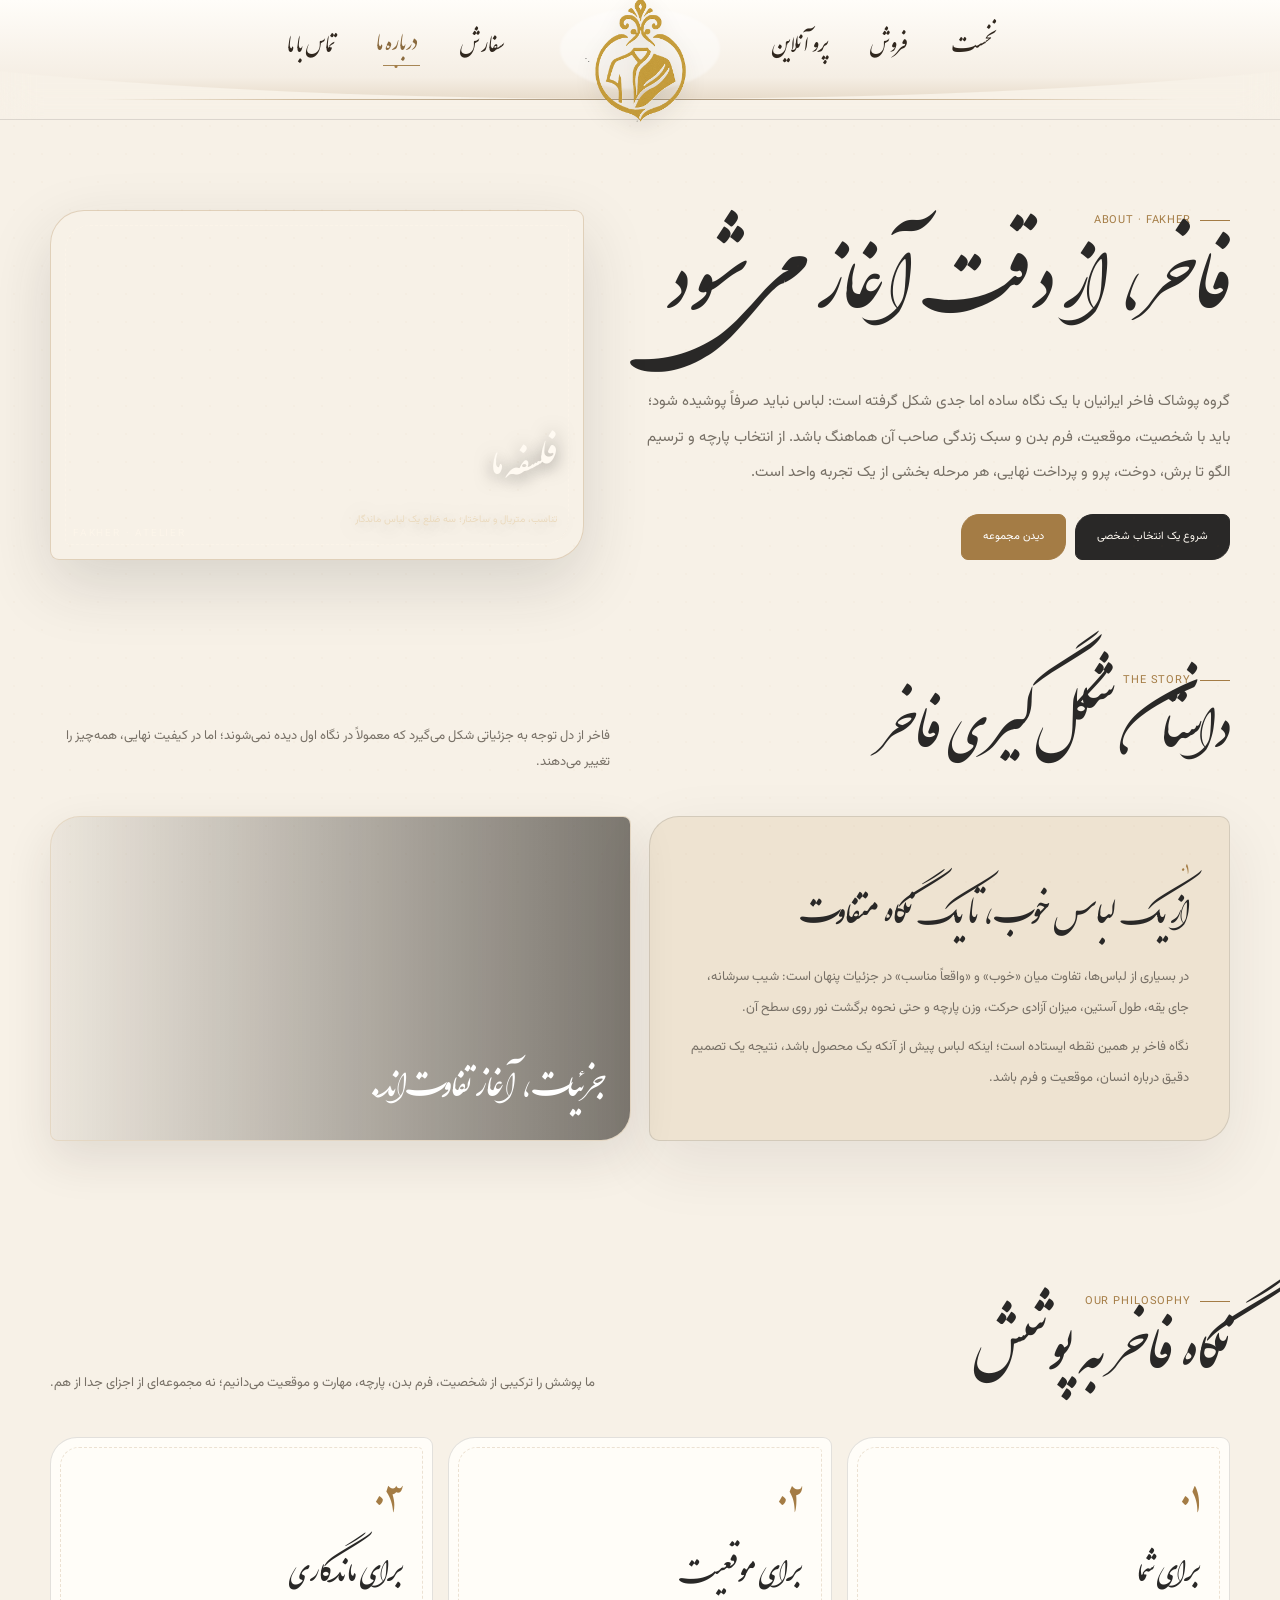
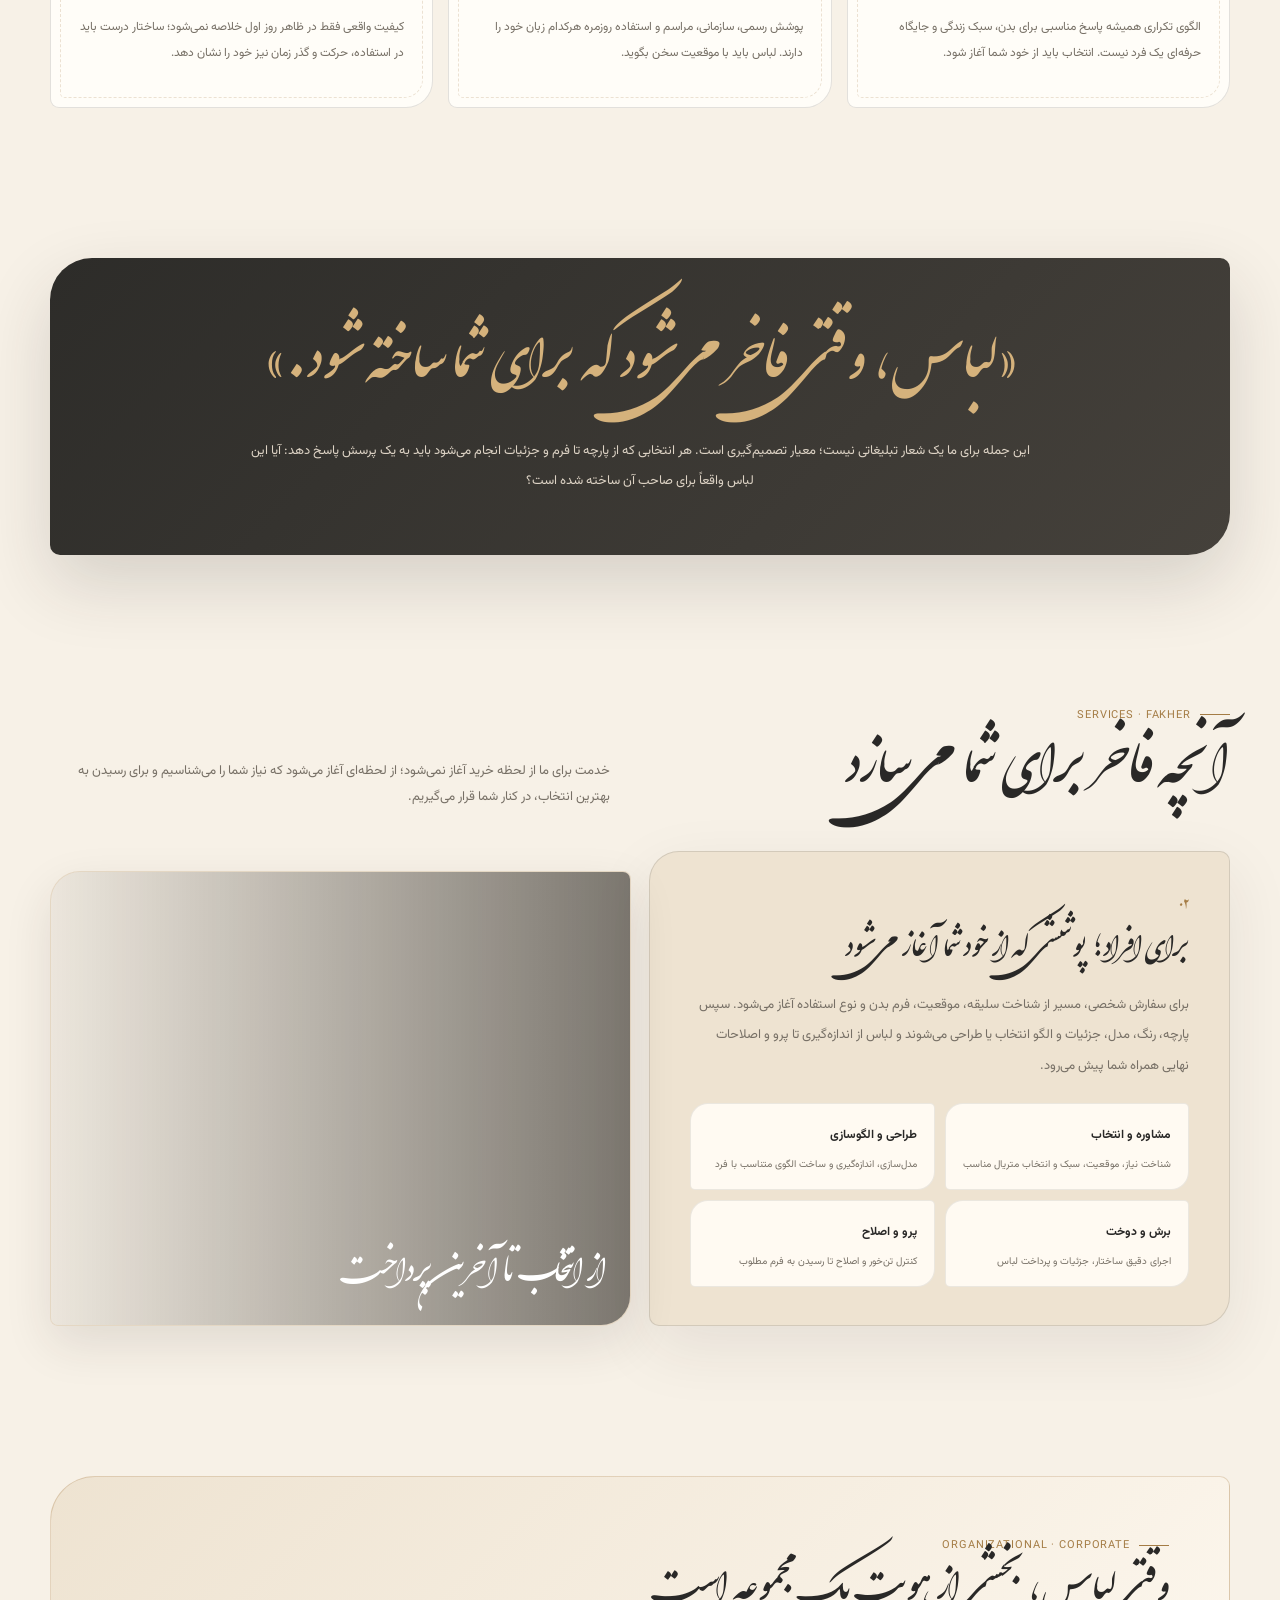
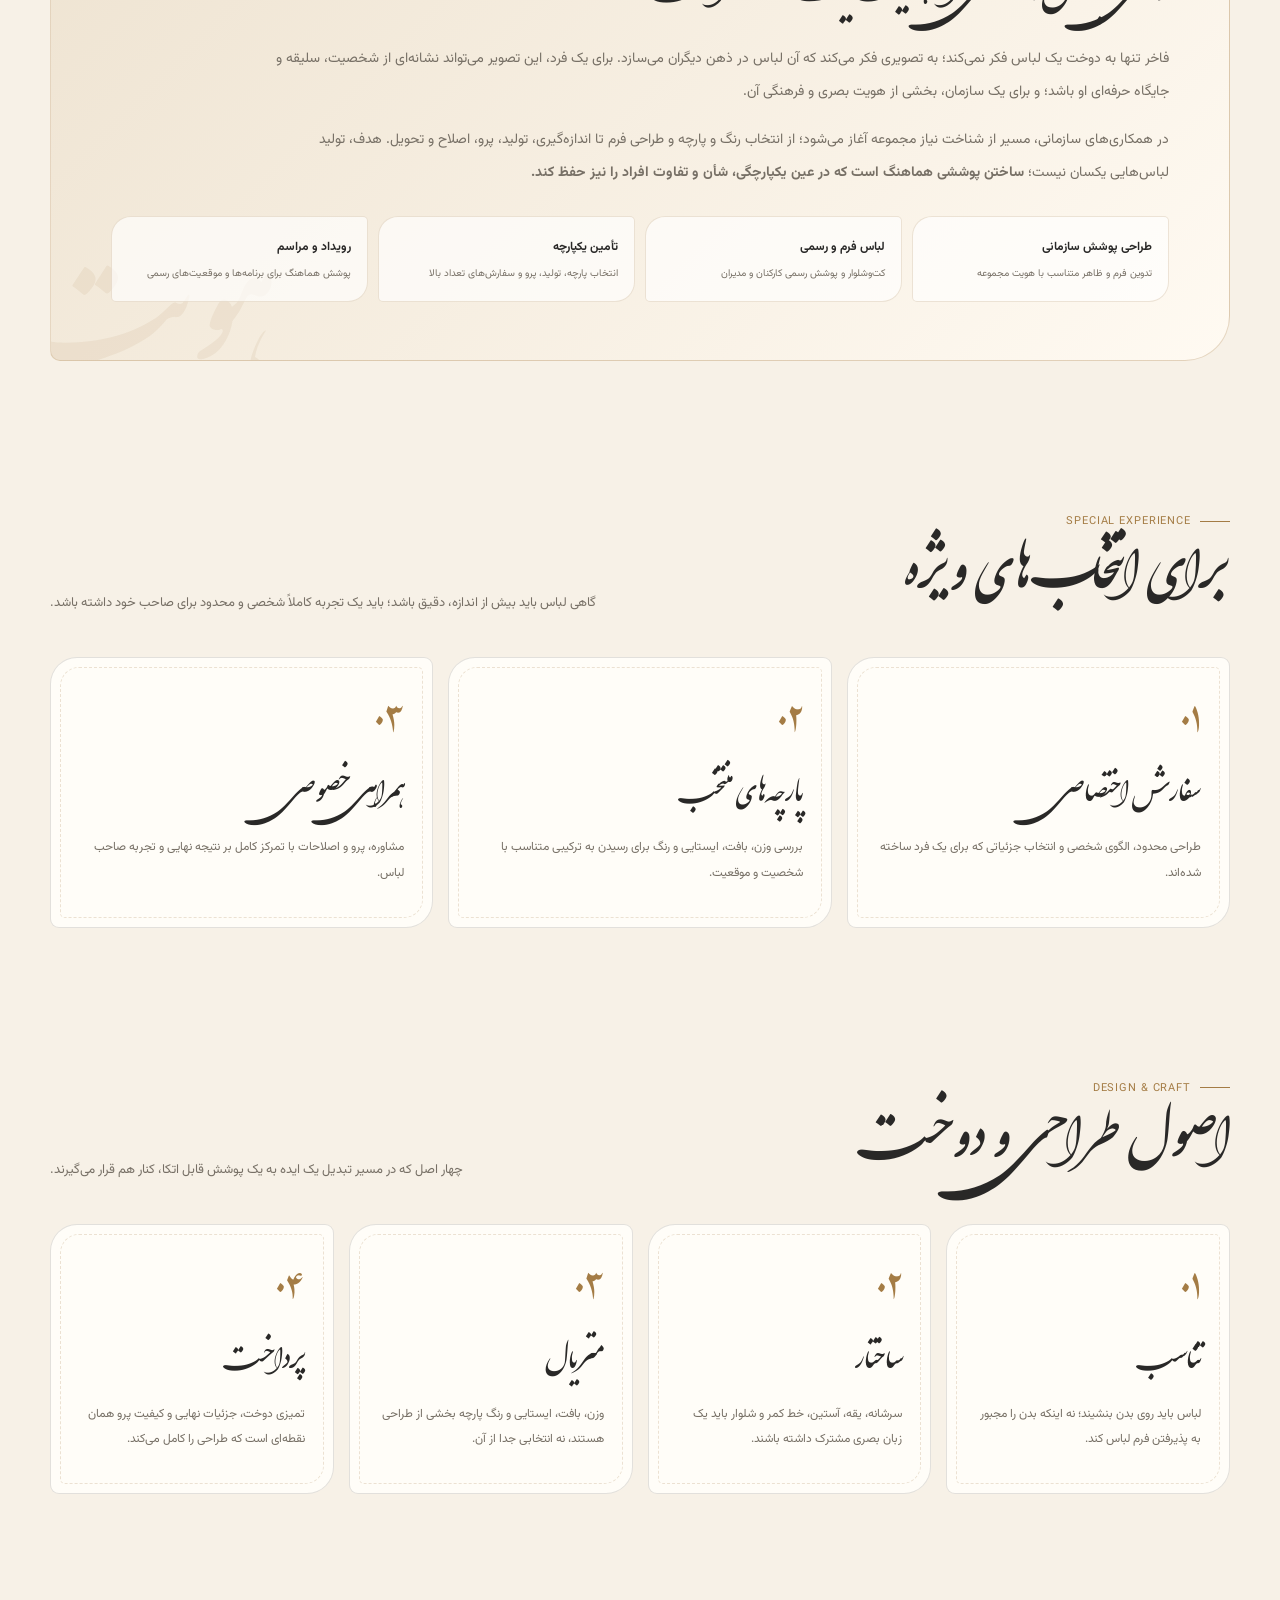
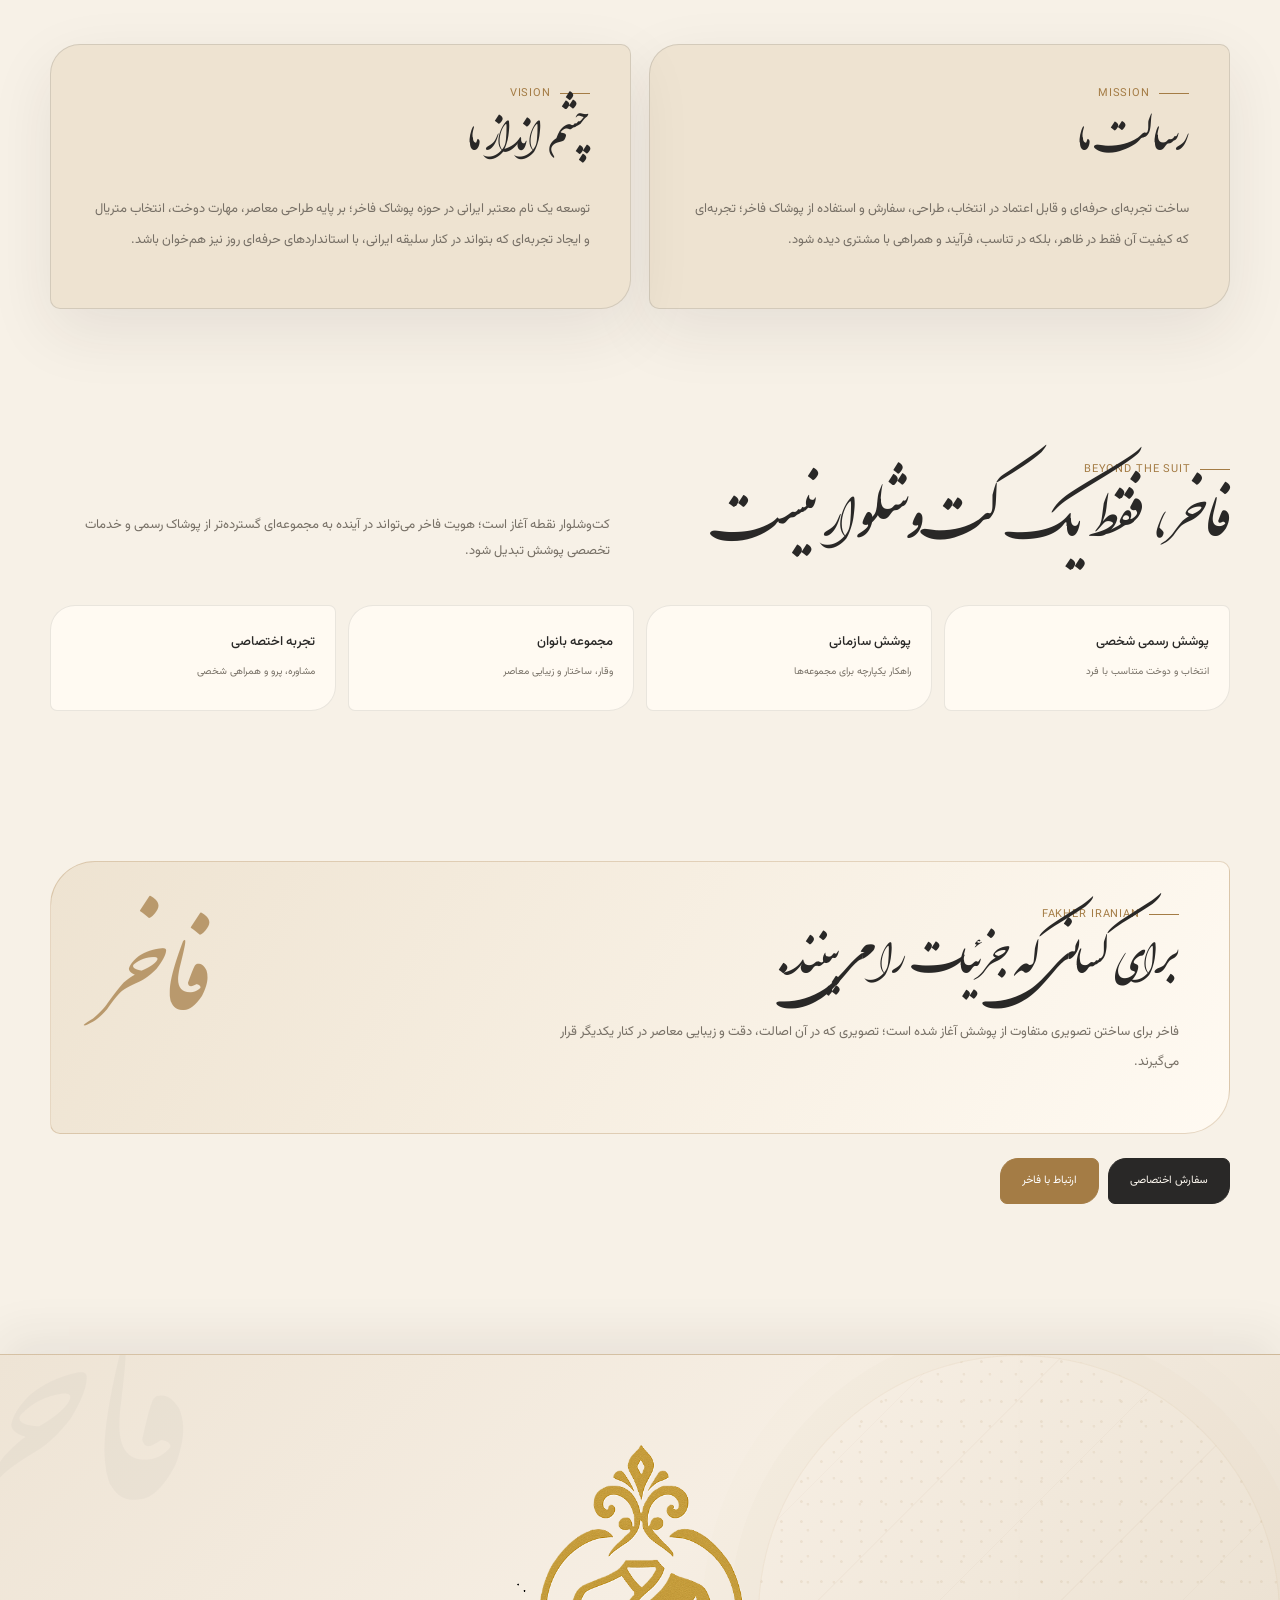
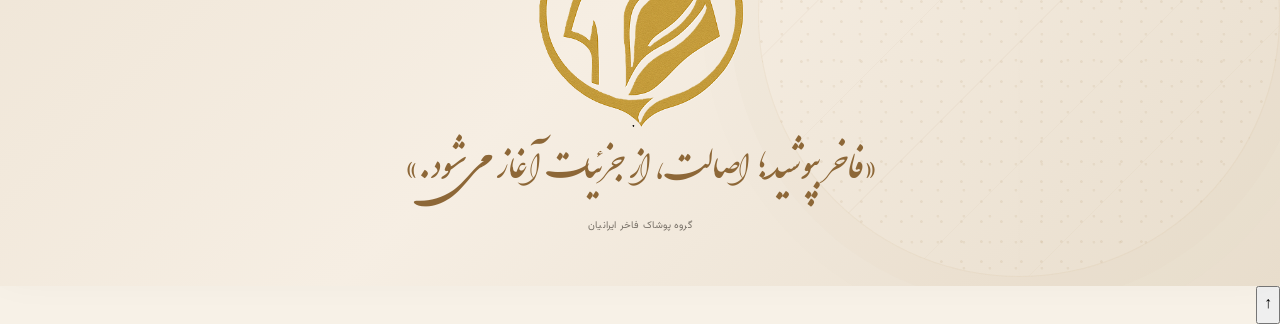
<file: pages/about.html>
<!doctype html><html lang="fa" dir="rtl"><head><meta charset="utf-8"><meta name="viewport" content="width=device-width,initial-scale=1"><title>درباره ما | گروه پوشاک فاخر ایرانیان</title><meta name="description" content="درباره گروه پوشاک فاخر ایرانیان؛ فلسفه برند، خدمات شخصی، پوشش سازمانی و مسیر توسعه فاخر."><link rel="icon" href="../assets/images/logo.png"><link rel="stylesheet" href="../assets/css/site.css"><link rel="stylesheet" href="../assets/css/mobile-nav.css"><link rel="stylesheet" href="../assets/css/refinement.css"><style>.story-copy{padding:38px 40px}.story-copy h3{font-size:38px;margin:2px 0 15px}.story-copy p,.service-copy p,.org-copy p{font-size:13px;color:#777066;line-height:2.35;margin:9px 0}.about-story-image,.org-image{margin-top:0;min-height:100%}.manifesto-panel{padding:58px 70px;text-align:center;background:linear-gradient(135deg,#2d2c29,#45413b);color:#f8f0e4;border-radius:42px 10px 42px 10px;box-shadow:0 28px 70px rgba(41,40,39,.16)}.manifesto-script{font:400 clamp(38px,5vw,65px)/1.7 Shekasteh,cursive;color:#d5b27c}.manifesto-panel p{max-width:780px;margin:12px auto 0;color:#ddd3c5;font-size:13px;line-height:2.3}.service-copy,.org-copy{padding:38px 40px}.service-copy h3,.org-copy h3{font-size:34px;margin:4px 0 12px}.service-list{display:grid;grid-template-columns:repeat(2,1fr);gap:10px;margin-top:22px}.service-list div{padding:15px 17px;background:#fffaf2;border:1px solid rgba(41,40,39,.09);border-radius:18px 5px 18px 5px}.service-list b{font-size:12px;font-weight:600}.service-list span{display:block;font-size:10px;color:#777066;margin-top:4px;line-height:1.9}.org-band{position:relative;overflow:hidden;padding:58px 60px;background:linear-gradient(135deg,#eee3d1,#fffaf2);border:1px solid rgba(164,124,69,.28);border-radius:45px 10px 45px 10px}.org-band:after{content:'هویت';position:absolute;left:-25px;bottom:-55px;font:400 150px/1 Shekasteh,cursive;color:#a47c45;opacity:.09}.org-band>*{position:relative;z-index:1}.org-band h2{font-size:45px;margin:4px 0 12px}.org-band .lead-org{max-width:900px;color:#777066;font-size:14px;line-height:2.4}.org-grid{display:grid;grid-template-columns:repeat(4,1fr);gap:10px;margin-top:25px}.org-grid div{padding:18px 16px;background:#ffffffa8;border:1px solid rgba(164,124,69,.2);border-radius:20px 5px 20px 5px}.org-grid b{display:block;font-size:12px}.org-grid span{display:block;font-size:10px;color:#777066;line-height:1.9;margin-top:5px}.vision-card{padding:38px 40px;min-height:265px}.vision-card h2{font-size:48px;margin:4px 0 8px}.vision-card p{color:#777066;font-size:13px;line-height:2.35}.future-grid{display:grid;grid-template-columns:repeat(4,1fr);gap:12px}.future-grid>div{padding:23px 20px;background:#fffaf2;border:1px solid rgba(41,40,39,.10);border-radius:25px 7px 25px 7px;transition:.3s}.future-grid>div:hover{transform:translateY(-5px);border-color:rgba(164,124,69,.4);box-shadow:0 20px 45px rgba(41,40,39,.10)}.future-grid b{display:block;font-size:13px;font-weight:500}.future-grid span{font-size:10px;color:#777066}.closing-frame{min-height:255px;display:flex;align-items:center;justify-content:space-between;gap:35px;padding:42px 50px;background:linear-gradient(120deg,#eee3d1,#fffaf2);border:1px solid rgba(164,124,69,.28);border-radius:45px 10px 45px 10px}.closing-frame h2{font-size:50px;margin:4px 0}.closing-frame p{max-width:650px;color:#777066;font-size:13px;line-height:2.3}.closing-mark{font:400 115px/1 Shekasteh,cursive;color:#a47c45;opacity:.72;white-space:nowrap}@media(max-width:900px){.org-grid,.future-grid{grid-template-columns:repeat(2,1fr)}.org-band{padding:45px 35px}.closing-frame{padding:36px 30px}.closing-mark{font-size:90px}}@media(max-width:680px){.story-copy,.service-copy,.org-copy{padding:30px 24px}.story-copy h3,.service-copy h3,.org-copy h3{font-size:30px}.manifesto-panel{padding:42px 24px}.manifesto-script{font-size:39px}.service-list,.org-grid,.future-grid{grid-template-columns:1fr}.org-band{padding:35px 24px}.org-band h2{font-size:34px}.vision-card{padding:30px 24px;min-height:220px}.closing-frame{display:block;padding:34px 25px}.closing-mark{font-size:75px;margin-top:10px}}</style></head><body><div class="page"><main class="main"><section class="page-hero"><div><div class="eyebrow">ABOUT · FAKHER</div><h1>فاخر، از دقت آغاز می‌شود</h1><p class="lead">گروه پوشاک فاخر ایرانیان با یک نگاه ساده اما جدی شکل گرفته است: لباس نباید صرفاً پوشیده شود؛ باید با شخصیت، موقعیت، فرم بدن و سبک زندگی صاحب آن هماهنگ باشد. از انتخاب پارچه و ترسیم الگو تا برش، دوخت، پرو و پرداخت نهایی، هر مرحله بخشی از یک تجربه واحد است.</p><div class="actions"><a class="btn dark" href="order.html">شروع یک انتخاب شخصی</a><a class="btn gold" href="sales.html">دیدن مجموعه</a></div></div><div class="page-hero-visual" style="background-image:url('https://images.unsplash.com/photo-1782789086467-06ccb25a8509?auto=format&fit=crop&w=1400&q=82')"><div class="visual-caption"><strong>فلسفه ما</strong><span>تناسب، متریال و ساختار؛ سه ضلع یک لباس ماندگار</span></div></div></section><section class="section about-story"><div class="section-head"><div><div class="eyebrow">THE STORY</div><h2>داستان شکل‌گیری فاخر</h2></div><p>فاخر از دل توجه به جزئیاتی شکل می‌گیرد که معمولاً در نگاه اول دیده نمی‌شوند؛ اما در کیفیت نهایی، همه‌چیز را تغییر می‌دهند.</p></div><div class="split"><div class="panel story-copy"><span class="num">۰۱</span><h3>از یک لباس خوب، تا یک نگاه متفاوت</h3><p>در بسیاری از لباس‌ها، تفاوت میان «خوب» و «واقعاً مناسب» در جزئیات پنهان است: شیب سرشانه، جای یقه، طول آستین، میزان آزادی حرکت، وزن پارچه و حتی نحوه برگشت نور روی سطح آن.</p><p>نگاه فاخر بر همین نقطه ایستاده است؛ اینکه لباس پیش از آنکه یک محصول باشد، نتیجه یک تصمیم دقیق درباره انسان، موقعیت و فرم باشد.</p></div><div class="internal-image about-story-image" style="background-image:url('https://images.unsplash.com/photo-1780504542528-b950bc6c6b39?auto=format&fit=crop&fm=jpg&q=82&w=1600')"><span>جزئیات، آغاز تفاوت‌اند.</span></div></div></section><section class="section"><div class="section-head"><div><div class="eyebrow">OUR PHILOSOPHY</div><h2>نگاه فاخر به پوشش</h2></div><p>ما پوشش را ترکیبی از شخصیت، فرم بدن، پارچه، مهارت و موقعیت می‌دانیم؛ نه مجموعه‌ای از اجزای جدا از هم.</p></div><div class="grid cards-3"><article class="card"><span class="num">۰۱</span><h3>برای شما</h3><p>الگوی تکراری همیشه پاسخ مناسبی برای بدن، سبک زندگی و جایگاه حرفه‌ای یک فرد نیست. انتخاب باید از خود شما آغاز شود.</p></article><article class="card"><span class="num">۰۲</span><h3>برای موقعیت</h3><p>پوشش رسمی، سازمانی، مراسم و استفاده روزمره هرکدام زبان خود را دارند. لباس باید با موقعیت سخن بگوید.</p></article><article class="card"><span class="num">۰۳</span><h3>برای ماندگاری</h3><p>کیفیت واقعی فقط در ظاهر روز اول خلاصه نمی‌شود؛ ساختار درست باید در استفاده، حرکت و گذر زمان نیز خود را نشان دهد.</p></article></div></section><section class="section manifesto"><div class="manifesto-panel"><div class="manifesto-script">«لباس، وقتی فاخر می‌شود که برای شما ساخته شود.»</div><p>این جمله برای ما یک شعار تبلیغاتی نیست؛ معیار تصمیم‌گیری است. هر انتخابی که از پارچه تا فرم و جزئیات انجام می‌شود باید به یک پرسش پاسخ دهد: آیا این لباس واقعاً برای صاحب آن ساخته شده است؟</p></div></section><section class="section"><div class="section-head"><div><div class="eyebrow">SERVICES · FAKHER</div><h2>آنچه فاخر برای شما می‌سازد</h2></div><p>خدمت برای ما از لحظه خرید آغاز نمی‌شود؛ از لحظه‌ای آغاز می‌شود که نیاز شما را می‌شناسیم و برای رسیدن به بهترین انتخاب، در کنار شما قرار می‌گیریم.</p></div><div class="split"><div class="panel service-copy"><span class="num">۰۲</span><h3>برای افراد؛ پوششی که از خود شما آغاز می‌شود</h3><p>برای سفارش شخصی، مسیر از شناخت سلیقه، موقعیت، فرم بدن و نوع استفاده آغاز می‌شود. سپس پارچه، رنگ، مدل، جزئیات و الگو انتخاب یا طراحی می‌شوند و لباس از اندازه‌گیری تا پرو و اصلاحات نهایی همراه شما پیش می‌رود.</p><div class="service-list"><div><b>مشاوره و انتخاب</b><span>شناخت نیاز، موقعیت، سبک و انتخاب متریال مناسب</span></div><div><b>طراحی و الگوسازی</b><span>مدل‌سازی، اندازه‌گیری و ساخت الگوی متناسب با فرد</span></div><div><b>برش و دوخت</b><span>اجرای دقیق ساختار، جزئیات و پرداخت لباس</span></div><div><b>پرو و اصلاح</b><span>کنترل تن‌خور و اصلاح تا رسیدن به فرم مطلوب</span></div></div></div><div class="internal-image" style="background-image:url('https://images.unsplash.com/photo-1785835945703-cd0c72375743?auto=format&fit=crop&fm=jpg&q=82&w=1400')"><span>از انتخاب تا آخرین پرداخت</span></div></div></section><section class="section"><div class="org-band"><div class="eyebrow">ORGANIZATIONAL · CORPORATE</div><h2>وقتی لباس، بخشی از هویت یک مجموعه است</h2><p class="lead-org">فاخر تنها به دوخت یک لباس فکر نمی‌کند؛ به تصویری فکر می‌کند که آن لباس در ذهن دیگران می‌سازد. برای یک فرد، این تصویر می‌تواند نشانه‌ای از شخصیت، سلیقه و جایگاه حرفه‌ای او باشد؛ و برای یک سازمان، بخشی از هویت بصری و فرهنگی آن.</p><p class="lead-org">در همکاری‌های سازمانی، مسیر از شناخت نیاز مجموعه آغاز می‌شود؛ از انتخاب رنگ و پارچه و طراحی فرم تا اندازه‌گیری، تولید، پرو، اصلاح و تحویل. هدف، تولید لباس‌هایی یکسان نیست؛ <strong>ساختن پوششی هماهنگ است که در عین یکپارچگی، شأن و تفاوت افراد را نیز حفظ کند.</strong></p><div class="org-grid"><div><b>طراحی پوشش سازمانی</b><span>تدوین فرم و ظاهر متناسب با هویت مجموعه</span></div><div><b>لباس فرم و رسمی</b><span>کت‌وشلوار و پوشش رسمی کارکنان و مدیران</span></div><div><b>تأمین یکپارچه</b><span>انتخاب پارچه، تولید، پرو و سفارش‌های تعداد بالا</span></div><div><b>رویداد و مراسم</b><span>پوشش هماهنگ برای برنامه‌ها و موقعیت‌های رسمی</span></div></div></div></section><section class="section"><div class="section-head"><div><div class="eyebrow">SPECIAL EXPERIENCE</div><h2>برای انتخاب‌های ویژه</h2></div><p>گاهی لباس باید بیش از اندازه، دقیق باشد؛ باید یک تجربه کاملاً شخصی و محدود برای صاحب خود داشته باشد.</p></div><div class="grid cards-3"><article class="card"><span class="num">۰۱</span><h3>سفارش اختصاصی</h3><p>طراحی محدود، الگوی شخصی و انتخاب جزئیاتی که برای یک فرد ساخته شده‌اند.</p></article><article class="card"><span class="num">۰۲</span><h3>پارچه‌های منتخب</h3><p>بررسی وزن، بافت، ایستایی و رنگ برای رسیدن به ترکیبی متناسب با شخصیت و موقعیت.</p></article><article class="card"><span class="num">۰۳</span><h3>همراهی خصوصی</h3><p>مشاوره، پرو و اصلاحات با تمرکز کامل بر نتیجه نهایی و تجربه صاحب لباس.</p></article></div></section><section class="section"><div class="section-head"><div><div class="eyebrow">DESIGN & CRAFT</div><h2>اصول طراحی و دوخت</h2></div><p>چهار اصل که در مسیر تبدیل یک ایده به یک پوشش قابل اتکا، کنار هم قرار می‌گیرند.</p></div><div class="grid cards-4"><article class="card"><span class="num">۰۱</span><h3>تناسب</h3><p>لباس باید روی بدن بنشیند؛ نه اینکه بدن را مجبور به پذیرفتن فرم لباس کند.</p></article><article class="card"><span class="num">۰۲</span><h3>ساختار</h3><p>سرشانه، یقه، آستین، خط کمر و شلوار باید یک زبان بصری مشترک داشته باشند.</p></article><article class="card"><span class="num">۰۳</span><h3>متریال</h3><p>وزن، بافت، ایستایی و رنگ پارچه بخشی از طراحی هستند، نه انتخابی جدا از آن.</p></article><article class="card"><span class="num">۰۴</span><h3>پرداخت</h3><p>تمیزی دوخت، جزئیات نهایی و کیفیت پرو همان نقطه‌ای است که طراحی را کامل می‌کند.</p></article></div></section><section class="section"><div class="split"><div class="panel vision-card"><div class="eyebrow">MISSION</div><h2>رسالت ما</h2><p>ساخت تجربه‌ای حرفه‌ای و قابل اعتماد در انتخاب، طراحی، سفارش و استفاده از پوشاک فاخر؛ تجربه‌ای که کیفیت آن فقط در ظاهر، بلکه در تناسب، فرآیند و همراهی با مشتری دیده شود.</p></div><div class="panel vision-card"><div class="eyebrow">VISION</div><h2>چشم‌انداز ما</h2><p>توسعه یک نام معتبر ایرانی در حوزه پوشاک فاخر؛ بر پایه طراحی معاصر، مهارت دوخت، انتخاب متریال و ایجاد تجربه‌ای که بتواند در کنار سلیقه ایرانی، با استانداردهای حرفه‌ای روز نیز هم‌خوان باشد.</p></div></div></section><section class="section"><div class="section-head"><div><div class="eyebrow">BEYOND THE SUIT</div><h2>فاخر، فقط یک کت‌وشلوار نیست</h2></div><p>کت‌وشلوار نقطه آغاز است؛ هویت فاخر می‌تواند در آینده به مجموعه‌ای گسترده‌تر از پوشاک رسمی و خدمات تخصصی پوشش تبدیل شود.</p></div><div class="future-grid"><div><b>پوشش رسمی شخصی</b><span>انتخاب و دوخت متناسب با فرد</span></div><div><b>پوشش سازمانی</b><span>راهکار یکپارچه برای مجموعه‌ها</span></div><div><b>مجموعه بانوان</b><span>وقار، ساختار و زیبایی معاصر</span></div><div><b>تجربه اختصاصی</b><span>مشاوره، پرو و همراهی شخصی</span></div></div></section><section class="section"><div class="closing-frame"><div><div class="eyebrow">FAKHER IRANIAN</div><h2>برای کسانی که جزئیات را می‌بینند.</h2><p>فاخر برای ساختن تصویری متفاوت از پوشش آغاز شده است؛ تصویری که در آن اصالت، دقت و زیبایی معاصر در کنار یکدیگر قرار می‌گیرند.</p></div><div class="closing-mark">فاخر</div></div><div class="actions"><a class="btn dark" href="order.html">سفارش اختصاصی</a><a class="btn gold" href="contact.html">ارتباط با فاخر</a></div></section></main></div><script src="../assets/js/shell.js"></script></body></html>
</file>
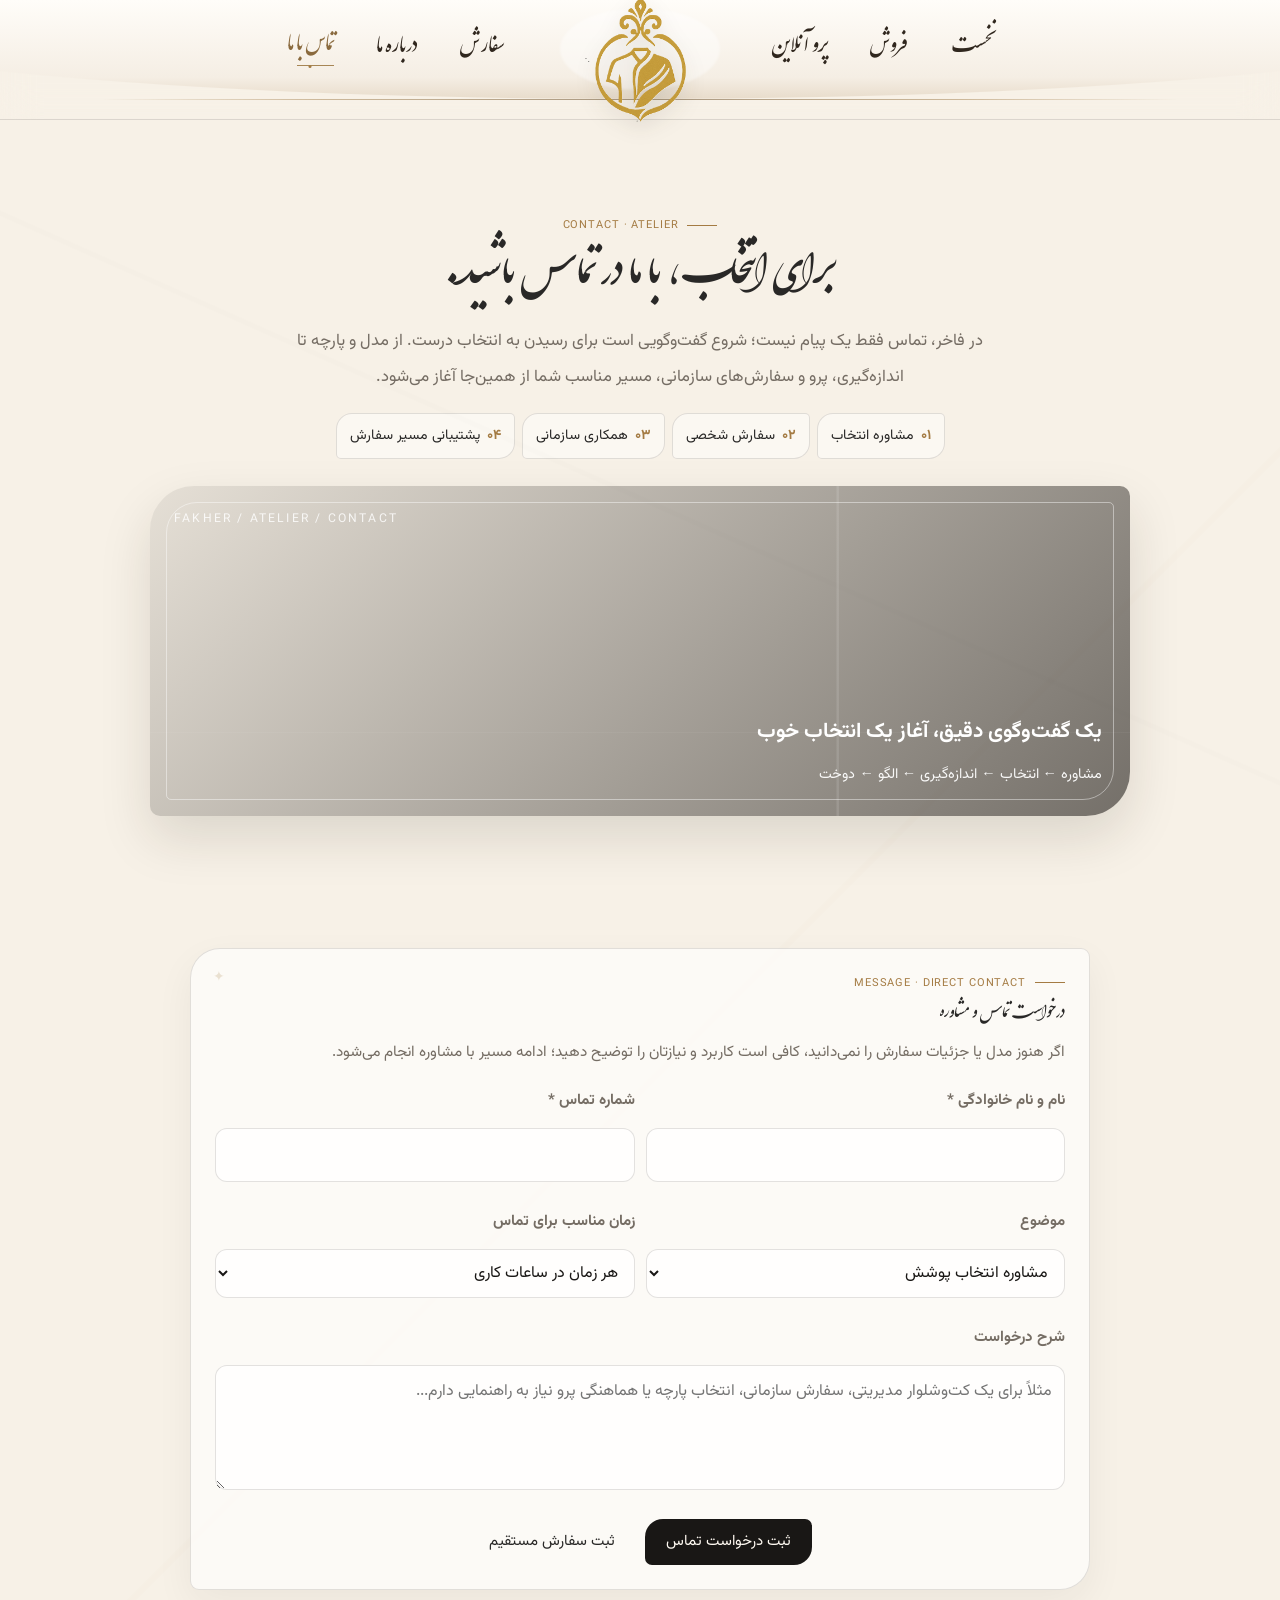
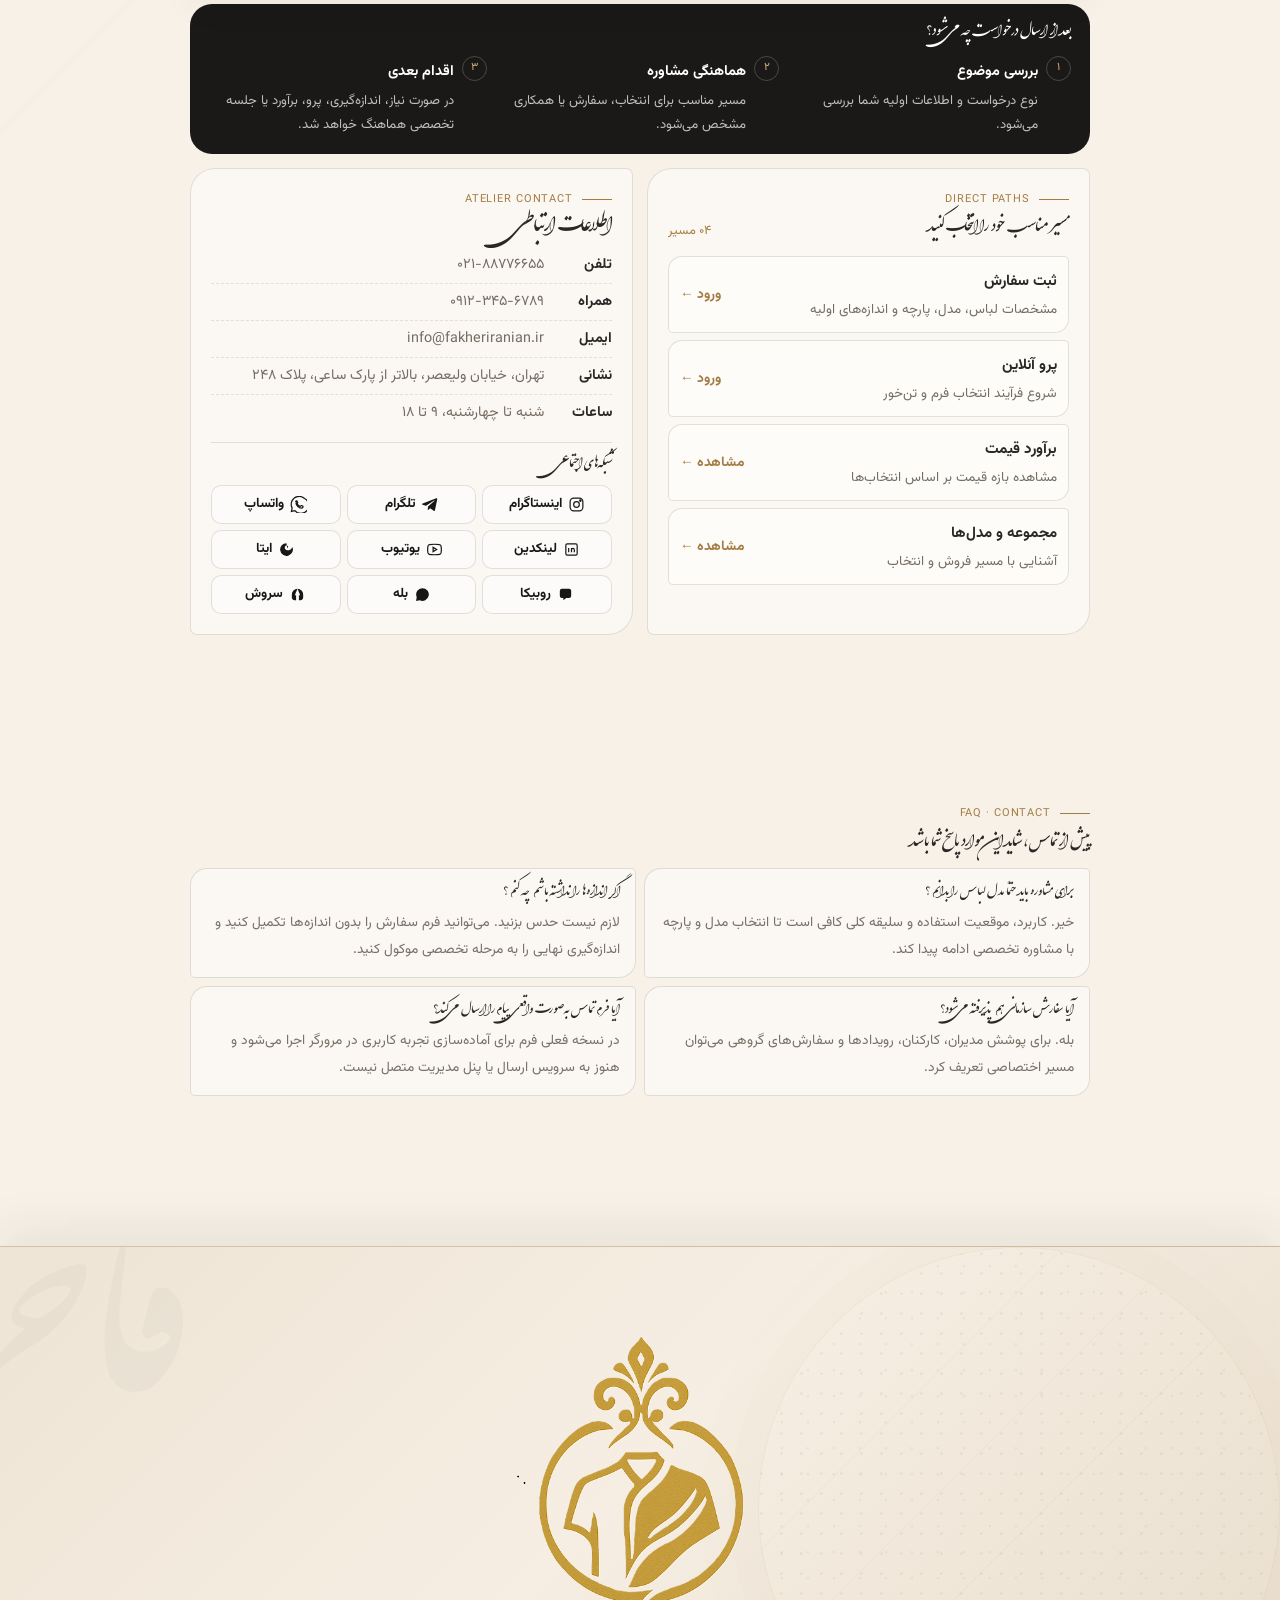
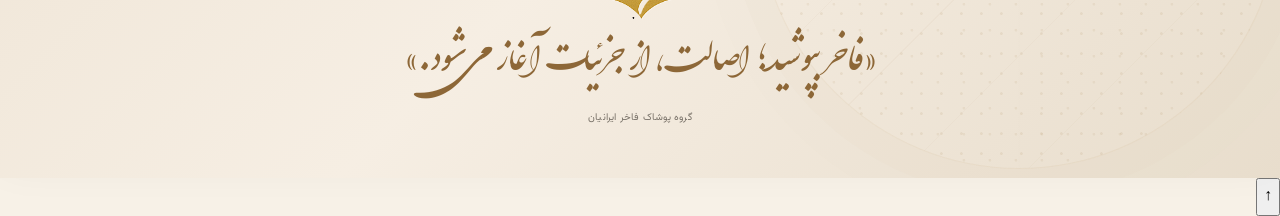
<file: pages/contact.html>
<!doctype html><html lang="fa" dir="rtl"><head><meta charset="utf-8"><meta name="viewport" content="width=device-width,initial-scale=1,viewport-fit=cover"><title>تماس با ما | گروه پوشاک فاخر ایرانیان</title><meta name="description" content="ارتباط با گروه پوشاک فاخر ایرانیان؛ مشاوره انتخاب، سفارش شخصی، همکاری سازمانی و پشتیبانی مسیر سفارش."><link rel="icon" href="../assets/images/logo.png"><link rel="stylesheet" href="../assets/css/site.css"><link rel="stylesheet" href="../assets/css/refinement.css"><link rel="stylesheet" href="../assets/css/mobile-nav.css"><style>
.contact-page{--ink:#191715;--muted:#756d64;--line:rgba(45,35,25,.13);--gold:#a47b43;position:relative;overflow:hidden}.contact-page:before{content:"";position:absolute;inset:0;pointer-events:none;opacity:.18;background:linear-gradient(135deg,transparent 0 46%,rgba(164,123,67,.1) 46.1% 46.25%,transparent 46.35%),linear-gradient(24deg,transparent 0 76%,rgba(25,23,21,.06) 76.1% 76.2%,transparent 76.3%)}.contact-page .main{max-width:1040px;margin:auto}.contact-hero{display:block;margin-bottom:22px}.contact-copy{max-width:860px;margin:auto;text-align:center;padding:5px 0}.contact-copy h1{margin:7px 0 12px;font-size:clamp(2rem,4vw,3.15rem);line-height:1.35}.contact-copy .lead{max-width:760px;margin:auto;font-size:1.04rem;line-height:2.15}.contact-points{display:flex;justify-content:center;flex-wrap:wrap;gap:7px;margin-top:17px}.contact-point{padding:8px 13px;border:1px solid var(--line);border-radius:16px 5px 16px 5px;background:rgba(255,255,255,.48);font-size:.88rem}.contact-point b{color:var(--gold);margin-left:7px}.contact-visual{max-width:980px;min-height:330px;margin:22px auto 0;position:relative;border-radius:44px 10px 44px 10px;background-image:linear-gradient(135deg,rgba(22,18,14,.08),rgba(22,18,14,.58)),url('https://images.unsplash.com/photo-1782789086467-06ccb25a8509?auto=format&fit=crop&w=1500&q=84');background-size:cover;background-position:center;box-shadow:0 22px 52px rgba(39,29,19,.13);overflow:hidden}.contact-visual:before{content:"";position:absolute;inset:0;background:linear-gradient(90deg,transparent 0 70%,rgba(255,255,255,.12) 70.1% 70.25%,transparent 70.35%),linear-gradient(0deg,transparent 0 25%,rgba(255,255,255,.09) 25.1% 25.25%,transparent 25.35%)}.contact-visual:after{content:"";position:absolute;inset:16px;border:1px solid rgba(255,255,255,.43);border-radius:31px 5px 31px 5px}.visual-index{position:absolute;z-index:2;top:22px;left:24px;color:rgba(255,255,255,.82);font-size:.76rem;letter-spacing:.18em}.contact-visual-caption{position:absolute;z-index:2;right:28px;bottom:25px;color:#fff;max-width:82%;text-align:right}.contact-visual-caption strong{display:block;font-size:1.3rem;margin-bottom:5px}.contact-visual-caption span{font-size:.9rem;opacity:.94;line-height:1.9}.contact-layout{display:block;max-width:900px;margin:0 auto}.contact-card{padding:24px;border:1px solid var(--line);border-radius:30px 9px 30px 9px;background:rgba(255,255,255,.63);box-shadow:0 14px 38px rgba(41,40,39,.055);position:relative;overflow:hidden}.contact-card:after{content:"✦";position:absolute;left:22px;top:15px;color:rgba(164,123,67,.2);font-size:14px}.contact-card h2{margin:5px 0 7px;font-size:1.28rem}.card-intro{margin:0 0 17px;color:var(--muted);font-size:.96rem;line-height:2.05}.form-grid{display:grid;grid-template-columns:1fr 1fr;gap:11px}.field.full{grid-column:1/-1}.field label{display:block;font-size:.94rem;font-weight:700;margin-bottom:6px}.field input,.field select,.field textarea{width:100%;box-sizing:border-box;border:1px solid var(--line);border-radius:12px;background:rgba(255,255,255,.76);color:var(--ink);font:inherit;font-size:1rem;padding:10px 12px;outline:none}.field input,.field select{min-height:48px}.field textarea{min-height:125px;resize:vertical}.field input:focus,.field select:focus,.field textarea:focus{border-color:var(--gold);box-shadow:0 0 0 3px rgba(164,123,67,.1)}.form-actions{display:flex;justify-content:center;flex-wrap:wrap;gap:9px;margin-top:15px}.form-actions .btn{border:0;cursor:pointer;font-size:.94rem}.notice{margin-top:11px;padding:10px 12px;border-radius:13px;background:rgba(164,123,67,.08);border:1px solid rgba(164,123,67,.16);color:#5f513e;font-size:.9rem;line-height:1.8}.notice.hidden{display:none}.notice.show{display:block}.contact-side{margin-top:14px;display:grid;grid-template-columns:1fr 1fr;gap:14px}.side-box{padding:20px;border:1px solid var(--line);border-radius:25px 7px 25px 7px;background:rgba(255,255,255,.52)}.side-head{display:flex;align-items:end;justify-content:space-between;gap:12px;margin-bottom:12px}.side-head h2{margin:4px 0 0;font-size:1.2rem}.side-kicker{color:var(--gold);font-size:.8rem}.path-list{display:grid;gap:7px}.path-item{display:flex;align-items:center;justify-content:space-between;gap:12px;padding:10px 11px;border:1px solid var(--line);border-radius:14px 5px 14px 5px;background:rgba(255,255,255,.52);transition:.2s}.path-item:hover{transform:translateX(-2px);border-color:rgba(164,123,67,.35)}.path-item strong{display:block;font-size:.94rem;margin-bottom:2px}.path-item span{display:block;color:var(--muted);font-size:.84rem;line-height:1.7}.path-item a{white-space:nowrap;color:var(--gold);font-size:.86rem;font-weight:700}.contact-info{margin-top:12px;padding-top:11px;border-top:1px solid var(--line)}.contact-info h3,.social-contact h3{margin:0 0 7px;font-size:1rem}.info-row{display:flex;gap:10px;padding:5px 0;border-bottom:1px dashed rgba(45,35,25,.12);font-size:.9rem;line-height:1.8}.info-row:last-child{border-bottom:0}.info-row b{min-width:58px}.info-row span{color:var(--muted)}.social-contact{margin-top:11px;padding-top:11px;border-top:1px solid var(--line)}.social-grid{display:grid;grid-template-columns:repeat(3,1fr);gap:6px}.social-link{display:flex;align-items:center;justify-content:center;gap:6px;min-height:39px;padding:5px 4px;border:1px solid var(--line);border-radius:10px;background:rgba(255,255,255,.48);color:var(--ink);text-decoration:none;font-size:.84rem;font-weight:700;transition:.2s}.social-link:hover{transform:translateY(-2px);border-color:rgba(164,123,67,.4);box-shadow:0 7px 16px rgba(41,40,39,.06)}.social-link svg{width:17px;height:17px;flex:none;fill:currentColor}.social-link[data-platform="instagram"] svg,.social-link[data-platform="linkedin"] svg,.social-link[data-platform="youtube"] svg,.social-link[data-platform="whatsapp"] svg{fill:none;stroke:currentColor;stroke-width:1.7}.social-link[data-platform="instagram"] svg *,.social-link[data-platform="linkedin"] svg *,.social-link[data-platform="youtube"] svg *,.social-link[data-platform="whatsapp"] svg *{stroke:currentColor}.expect{margin-top:14px;padding:17px 19px;border-radius:22px;background:#1b1917;color:#fff}.expect h3{margin:0 0 9px;color:#fff;font-size:1.08rem}.expect-grid{display:grid;grid-template-columns:repeat(3,1fr);gap:14px}.expect-item{display:grid;grid-template-columns:25px 1fr;gap:8px}.expect-num{width:25px;height:25px;border:1px solid rgba(255,255,255,.2);border-radius:50%;display:grid;place-items:center;font-size:.7rem;color:#d3b27d}.expect-item strong{font-size:.9rem}.expect-item p{margin:2px 0 0;font-size:.82rem;line-height:1.8;color:rgba(255,255,255,.72)}.faq{margin:18px auto 0;max-width:900px}.faq-head{margin-bottom:10px}.faq-head h2{margin:5px 0;font-size:1.18rem}.faq-grid{display:grid;grid-template-columns:repeat(2,1fr);gap:8px}.faq-item{border:1px solid var(--line);border-radius:17px 5px 17px 5px;background:rgba(255,255,255,.5);padding:13px 15px}.faq-item h3{font-size:.96rem;margin:0 0 5px}.faq-item p{font-size:.86rem;color:var(--muted);line-height:1.95;margin:0}
@media(max-width:900px){.contact-side{grid-template-columns:1fr}.expect-grid{grid-template-columns:1fr 1fr}.faq-grid{grid-template-columns:1fr}.contact-visual{min-height:290px}}@media(max-width:620px){.contact-page .main{padding-left:12px;padding-right:12px}.contact-copy h1{font-size:clamp(1.75rem,8vw,2.3rem)}.contact-copy .lead{font-size:.96rem;line-height:2}.contact-points{gap:6px;margin-top:13px}.contact-point{font-size:.82rem;padding:7px 9px}.contact-visual{min-height:205px;margin-top:15px;border-radius:30px 7px 30px 7px}.contact-visual-caption{right:20px;bottom:19px}.contact-visual-caption strong{font-size:1.05rem}.contact-visual-caption span{font-size:.8rem}.contact-card{padding:17px 14px}.contact-card h2{font-size:1.15rem}.card-intro{font-size:.9rem;line-height:1.95}.form-grid{grid-template-columns:1fr}.field.full{grid-column:auto}.field label{font-size:.88rem}.field input,.field select,.field textarea{font-size:.94rem}.field input,.field select{min-height:44px}.field textarea{min-height:105px}.form-actions{display:grid}.form-actions .btn{width:100%;box-sizing:border-box;font-size:.9rem}.side-box{padding:16px 13px}.side-head h2{font-size:1.06rem}.side-kicker{font-size:.76rem}.path-item strong{font-size:.88rem}.path-item span{font-size:.8rem;line-height:1.65}.path-item a{font-size:.82rem}.info-row{font-size:.84rem}.social-link{font-size:.78rem}.social-link svg{width:15px;height:15px}.expect h3{font-size:1rem}.expect-item strong{font-size:.84rem}.expect-item p{font-size:.78rem;line-height:1.7}.faq-head h2{font-size:1.08rem}.faq-item{padding:11px 12px}.faq-item h3{font-size:.88rem}.faq-item p{font-size:.8rem;line-height:1.8}}
</style></head><body><div class="page contact-page"><main class="main"><section class="page-hero contact-hero"><div class="contact-copy"><div class="eyebrow">CONTACT · ATELIER</div><h1>برای انتخاب، با ما در تماس باشید.</h1><p class="lead">در فاخر، تماس فقط یک پیام نیست؛ شروع گفت‌وگویی است برای رسیدن به انتخاب درست. از مدل و پارچه تا اندازه‌گیری، پرو و سفارش‌های سازمانی، مسیر مناسب شما از همین‌جا آغاز می‌شود.</p><div class="contact-points"><span class="contact-point"><b>۰۱</b>مشاوره انتخاب</span><span class="contact-point"><b>۰۲</b>سفارش شخصی</span><span class="contact-point"><b>۰۳</b>همکاری سازمانی</span><span class="contact-point"><b>۰۴</b>پشتیبانی مسیر سفارش</span></div></div><div class="contact-visual"><span class="visual-index">FAKHER / ATELIER / CONTACT</span><div class="contact-visual-caption"><strong>یک گفت‌وگوی دقیق، آغاز یک انتخاب خوب</strong><span>مشاوره ← انتخاب ← اندازه‌گیری ← الگو ← دوخت</span></div></div></section><section class="section"><div class="contact-layout"><form class="contact-card" id="contactForm" novalidate><div class="eyebrow">MESSAGE · DIRECT CONTACT</div><h2>درخواست تماس و مشاوره</h2><p class="card-intro">اگر هنوز مدل یا جزئیات سفارش را نمی‌دانید، کافی است کاربرد و نیازتان را توضیح دهید؛ ادامه مسیر با مشاوره انجام می‌شود.</p><div class="form-grid"><div class="field"><label for="name">نام و نام خانوادگی *</label><input id="name" name="name" autocomplete="name" required></div><div class="field"><label for="phone">شماره تماس *</label><input id="phone" name="phone" type="tel" inputmode="tel" autocomplete="tel" required></div><div class="field"><label for="subject">موضوع</label><select id="subject" name="subject"><option>مشاوره انتخاب پوشش</option><option>سفارش شخصی</option><option>پرو آنلاین</option><option>همکاری و سفارش سازمانی</option><option>قیمت و شرایط سفارش</option><option>پیگیری درخواست</option><option>سایر</option></select></div><div class="field"><label for="contactTime">زمان مناسب برای تماس</label><select id="contactTime" name="contactTime"><option>هر زمان در ساعات کاری</option><option>صبح</option><option>ظهر</option><option>عصر</option></select></div><div class="field full"><label for="message">شرح درخواست</label><textarea id="message" name="message" placeholder="مثلاً برای یک کت‌وشلوار مدیریتی، سفارش سازمانی، انتخاب پارچه یا هماهنگی پرو نیاز به راهنمایی دارم..."></textarea></div></div><div class="form-actions"><button class="btn dark" type="submit">ثبت درخواست تماس</button><a class="btn" href="order.html">ثبت سفارش مستقیم</a></div><div id="sent" class="notice hidden"><strong>درخواست شما در همین مرورگر ثبت شد.</strong><br>این نسخه فرانت‌اند هنوز به سرویس ارسال واقعی متصل نیست.</div></form><div class="contact-side"><div class="side-box"><div class="side-head"><div><div class="eyebrow">DIRECT PATHS</div><h2>مسیر مناسب خود را انتخاب کنید</h2></div><span class="side-kicker">۰۴ مسیر</span></div><div class="path-list"><div class="path-item"><div><strong>ثبت سفارش</strong><span>مشخصات لباس، مدل، پارچه و اندازه‌های اولیه</span></div><a href="order.html">ورود ←</a></div><div class="path-item"><div><strong>پرو آنلاین</strong><span>شروع فرآیند انتخاب فرم و تن‌خور</span></div><a href="virtual-fitting.html">ورود ←</a></div><div class="path-item"><div><strong>برآورد قیمت</strong><span>مشاهده بازه قیمت بر اساس انتخاب‌ها</span></div><a href="pricing.html">مشاهده ←</a></div><div class="path-item"><div><strong>مجموعه و مدل‌ها</strong><span>آشنایی با مسیر فروش و انتخاب</span></div><a href="sales.html">مشاهده ←</a></div></div></div><div class="side-box"><div class="eyebrow">ATELIER CONTACT</div><h2>اطلاعات ارتباطی</h2><div class="contact-info" style="margin-top:0;padding-top:0;border-top:0"><div class="info-row"><b>تلفن</b><span>۰۲۱-۸۸۷۷۶۶۵۵</span></div><div class="info-row"><b>همراه</b><span>۰۹۱۲-۳۴۵-۶۷۸۹</span></div><div class="info-row"><b>ایمیل</b><span>info@fakheriranian.ir</span></div><div class="info-row"><b>نشانی</b><span>تهران، خیابان ولیعصر، بالاتر از پارک ساعی، پلاک ۲۴۸</span></div><div class="info-row"><b>ساعات</b><span>شنبه تا چهارشنبه، ۹ تا ۱۸</span></div></div><div class="social-contact"><h3>شبکه‌های اجتماعی</h3><div class="social-grid"><a class="social-link" data-platform="instagram" data-id="" href="#" aria-label="اینستاگرام"><svg viewBox="0 0 24 24"><rect x="3" y="3" width="18" height="18" rx="5"/><circle cx="12" cy="12" r="4"/><circle cx="17.5" cy="6.5" r="1" fill="currentColor" stroke="none"/></svg><span>اینستاگرام</span></a><a class="social-link" data-platform="telegram" data-id="" href="#" aria-label="تلگرام"><svg viewBox="0 0 24 24"><path d="M21.5 4.7 18.3 20c-.24 1.08-.88 1.34-1.79.84l-4.96-3.66-2.39 2.3-1.03.5.37-5.06 9.21-8.32c.4-.36-.09-.56-.62-.2L5.7 13.76.8 12.23c-1.06-.33-1.08-1.06.22-1.57L20.1 3.2c.9-.33 1.69.2 1.4 1.5Z"/></svg><span>تلگرام</span></a><a class="social-link" data-platform="whatsapp" data-id="" href="#" aria-label="واتساپ"><svg viewBox="0 0 24 24"><path d="M20.5 3.5A11.2 11.2 0 0 0 3.04 17.02L2 21.8l4.9-1.02A11.2 11.2 0 1 0 20.5 3.5Z"/><path d="M8.1 7.6c.25-.57.5-.58.92-.59h.57c.2 0 .43.08.56.43l.72 1.75c.1.24.07.44-.08.64l-.5.62c-.15.18-.3.36-.13.66.17.3.75 1.23 1.62 1.99.87.76 2.07 1.28 2.37 1.42.3.15.48.13.66-.08l.72-.84c.18-.22.39-.18.65-.1l1.68.8c.27.13.45.2.51.31.06.11.06.63-.15 1.22-.21.59-1.19 1.12-1.65 1.2-.42.07-.95.1-1.53-.09-.35-.12-.8-.27-1.38-.52-2.42-1.04-4-3.48-4.12-3.65-.12-.17-.98-1.31-.98-2.5 0-1.18.62-1.76.84-2.04Z"/></svg><span>واتساپ</span></a><a class="social-link" data-platform="linkedin" data-id="" href="#" aria-label="لینکدین"><svg viewBox="0 0 24 24"><rect x="4" y="4" width="16" height="16" rx="2"/><path d="M8 10v6M8 7.5v.01M12 16v-3.2c0-1.35.7-2.3 2.03-2.3 1.31 0 1.97.9 1.97 2.3V16M12 10v6"/></svg><span>لینکدین</span></a><a class="social-link" data-platform="youtube" data-id="" href="#" aria-label="یوتیوب"><svg viewBox="0 0 24 24"><path d="M21.2 7.1a2.8 2.8 0 0 0-2-2C17.45 4.6 12 4.6 12 4.6s-5.45 0-7.2.5a2.8 2.8 0 0 0-2 2A29 29 0 0 0 2.3 12a29 29 0 0 0 .5 4.9 2.8 2.8 0 0 0 2 2c1.75.5 7.2.5 7.2.5s5.45 0 7.2-.5a2.8 2.8 0 0 0 2-2 29 29 0 0 0 .5-4.9 29 29 0 0 0-.5-4.9Z"/><path d="m10 9 5 3-5 3Z"/></svg><span>یوتیوب</span></a><a class="social-link" data-platform="eitaa" data-id="" href="#" aria-label="ایتا"><svg viewBox="0 0 24 24"><path d="M12 3a9 9 0 1 0 8.3 5.5c-.7 2.2-2.5 3.7-4.7 4.4-2.2.7-4.4-.1-5.5-1.7-1-1.5-.7-3.5.7-4.5 1.1-.8 2.8-.5 3.3.6.5 1.1-.2 2.3-1.2 2.6"/></svg><span>ایتا</span></a><a class="social-link" data-platform="rubika" data-id="" href="#" aria-label="روبیکا"><svg viewBox="0 0 24 24"><path d="M7 4h10a3 3 0 0 1 3 3v7a3 3 0 0 1-3 3h-4l-4 3v-3H7a3 3 0 0 1-3-3V7a3 3 0 0 1 3-3Z"/><path d="M9 9h6M9 12h4"/></svg><span>روبیکا</span></a><a class="social-link" data-platform="bale" data-id="" href="#" aria-label="بله"><svg viewBox="0 0 24 24"><path d="M12 3a9 9 0 0 0-8.2 12.7L3 21l5.2-.8A9 9 0 1 0 12 3Z"/><path d="M8 12h8M12 8v8"/></svg><span>بله</span></a><a class="social-link" data-platform="soroush" data-id="" href="#" aria-label="سروش"><svg viewBox="0 0 24 24"><path d="M12 4a8 8 0 0 0-8 8v4a4 4 0 0 0 4 4h2v-7H7v3"/><path d="M12 4a8 8 0 0 1 8 8v4a4 4 0 0 1-4 4h-2v-7h3v3"/></svg><span>سروش</span></a></div></div></div></div></div><div class="expect"><h3>بعد از ارسال درخواست چه می‌شود؟</h3><div class="expect-grid"><div class="expect-item"><span class="expect-num">۱</span><div><strong>بررسی موضوع</strong><p>نوع درخواست و اطلاعات اولیه شما بررسی می‌شود.</p></div></div><div class="expect-item"><span class="expect-num">۲</span><div><strong>هماهنگی مشاوره</strong><p>مسیر مناسب برای انتخاب، سفارش یا همکاری مشخص می‌شود.</p></div></div><div class="expect-item"><span class="expect-num">۳</span><div><strong>اقدام بعدی</strong><p>در صورت نیاز، اندازه‌گیری، پرو، برآورد یا جلسه تخصصی هماهنگ خواهد شد.</p></div></div></div></div></div></section><section class="faq section"><div class="faq-head"><div class="eyebrow">FAQ · CONTACT</div><h2>پیش از تماس، شاید این موارد پاسخ شما باشد</h2></div><div class="faq-grid"><article class="faq-item"><h3>برای مشاوره باید حتماً مدل لباس را بدانم؟</h3><p>خیر. کاربرد، موقعیت استفاده و سلیقه کلی کافی است تا انتخاب مدل و پارچه با مشاوره تخصصی ادامه پیدا کند.</p></article><article class="faq-item"><h3>اگر اندازه‌ها را نداشته باشم چه کنم؟</h3><p>لازم نیست حدس بزنید. می‌توانید فرم سفارش را بدون اندازه‌ها تکمیل کنید و اندازه‌گیری نهایی را به مرحله تخصصی موکول کنید.</p></article><article class="faq-item"><h3>آیا سفارش سازمانی هم پذیرفته می‌شود؟</h3><p>بله. برای پوشش مدیران، کارکنان، رویدادها و سفارش‌های گروهی می‌توان مسیر اختصاصی تعریف کرد.</p></article><article class="faq-item"><h3>آیا فرم تماس به‌صورت واقعی پیام را ارسال می‌کند؟</h3><p>در نسخه فعلی فرم برای آماده‌سازی تجربه کاربری در مرورگر اجرا می‌شود و هنوز به سرویس ارسال یا پنل مدیریت متصل نیست.</p></article></div></section></main></div><script src="../assets/js/shell.js"></script><script>(function(){const form=document.getElementById('contactForm'),sent=document.getElementById('sent');form.addEventListener('submit',function(e){e.preventDefault();if(!form.reportValidity())return;sent.classList.add('show');sent.scrollIntoView({behavior:'smooth',block:'center'})});const links=document.querySelectorAll('.social-link');const base={instagram:'https://instagram.com/',telegram:'https://t.me/',whatsapp:'https://wa.me/',linkedin:'https://linkedin.com/in/',youtube:'https://youtube.com/@',eitaa:'https://eitaa.com/',rubika:'https://rubika.ir/',bale:'https://ble.ir/',soroush:'https://splus.ir/'};links.forEach(function(link){const id=(link.dataset.id||'').trim();if(id){link.href=base[link.dataset.platform]+id}else{link.addEventListener('click',function(e){e.preventDefault()})}})})();</script></body></html>
</file>
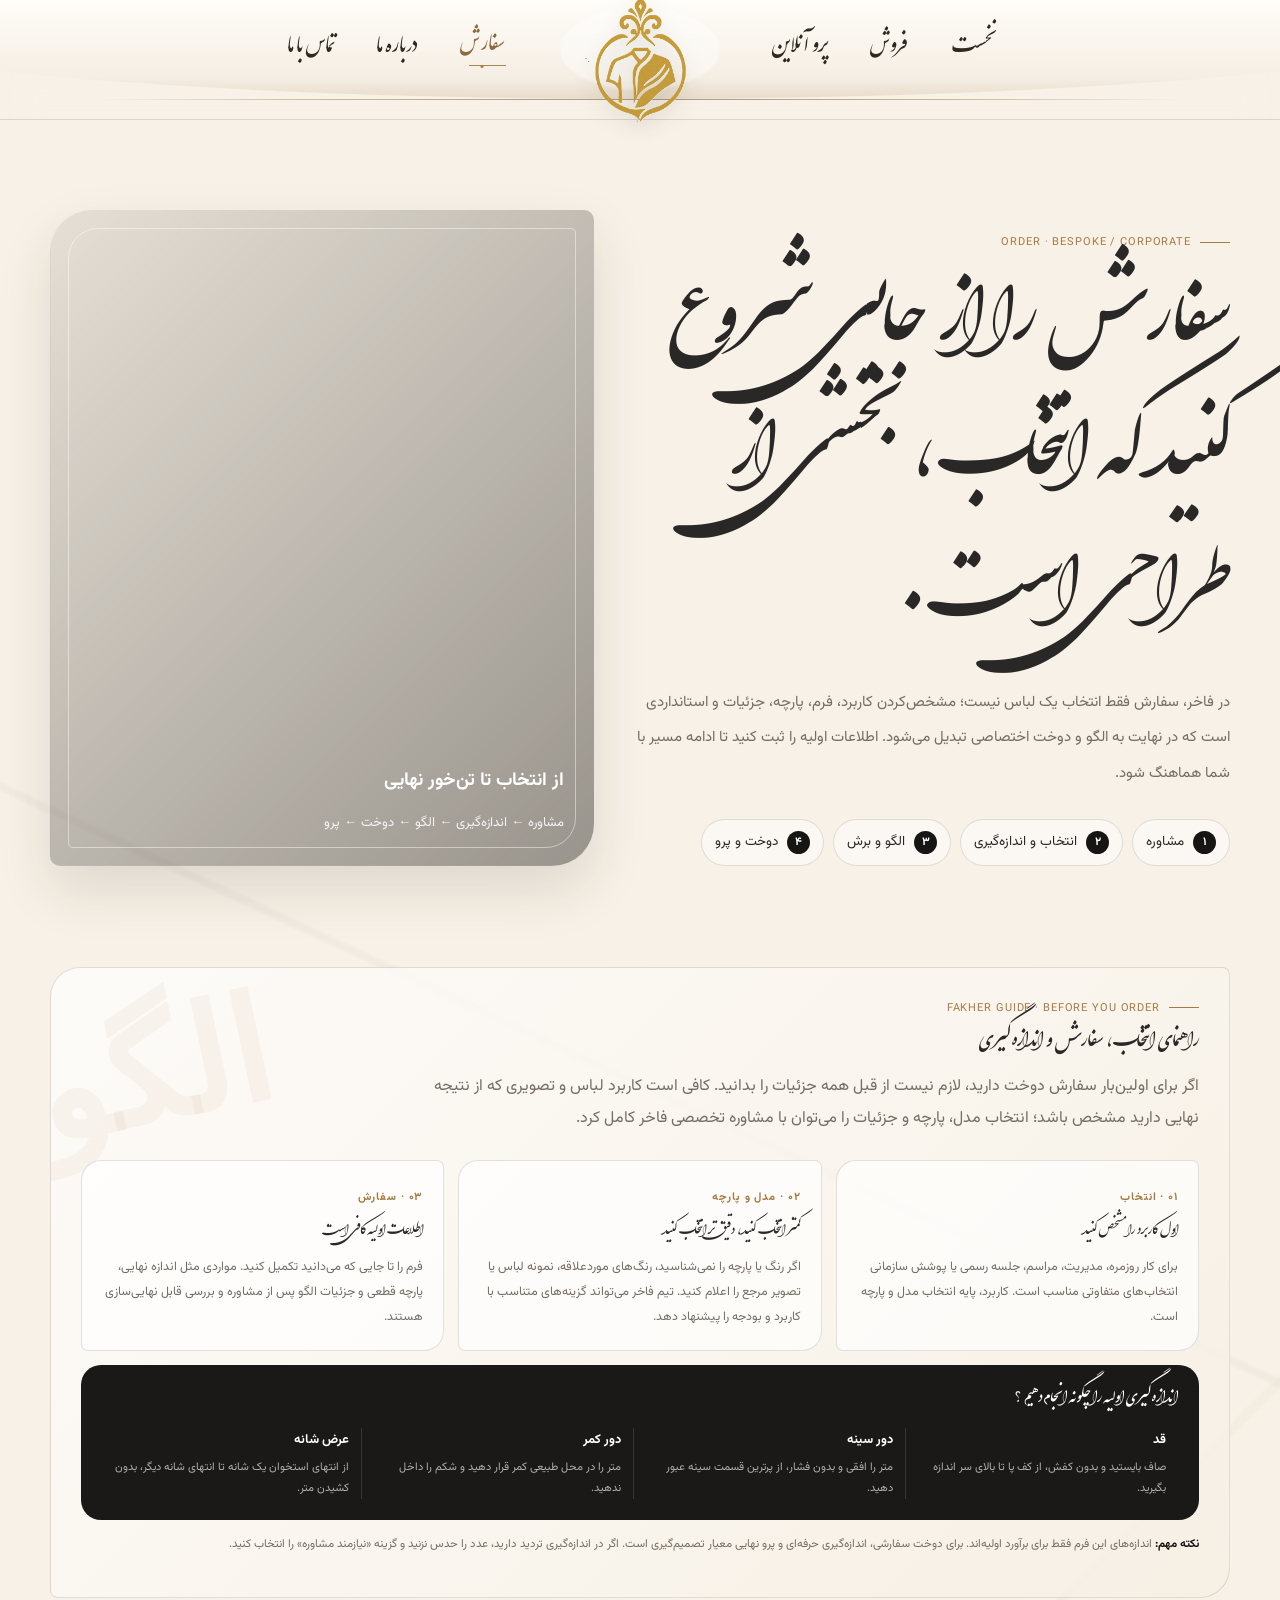
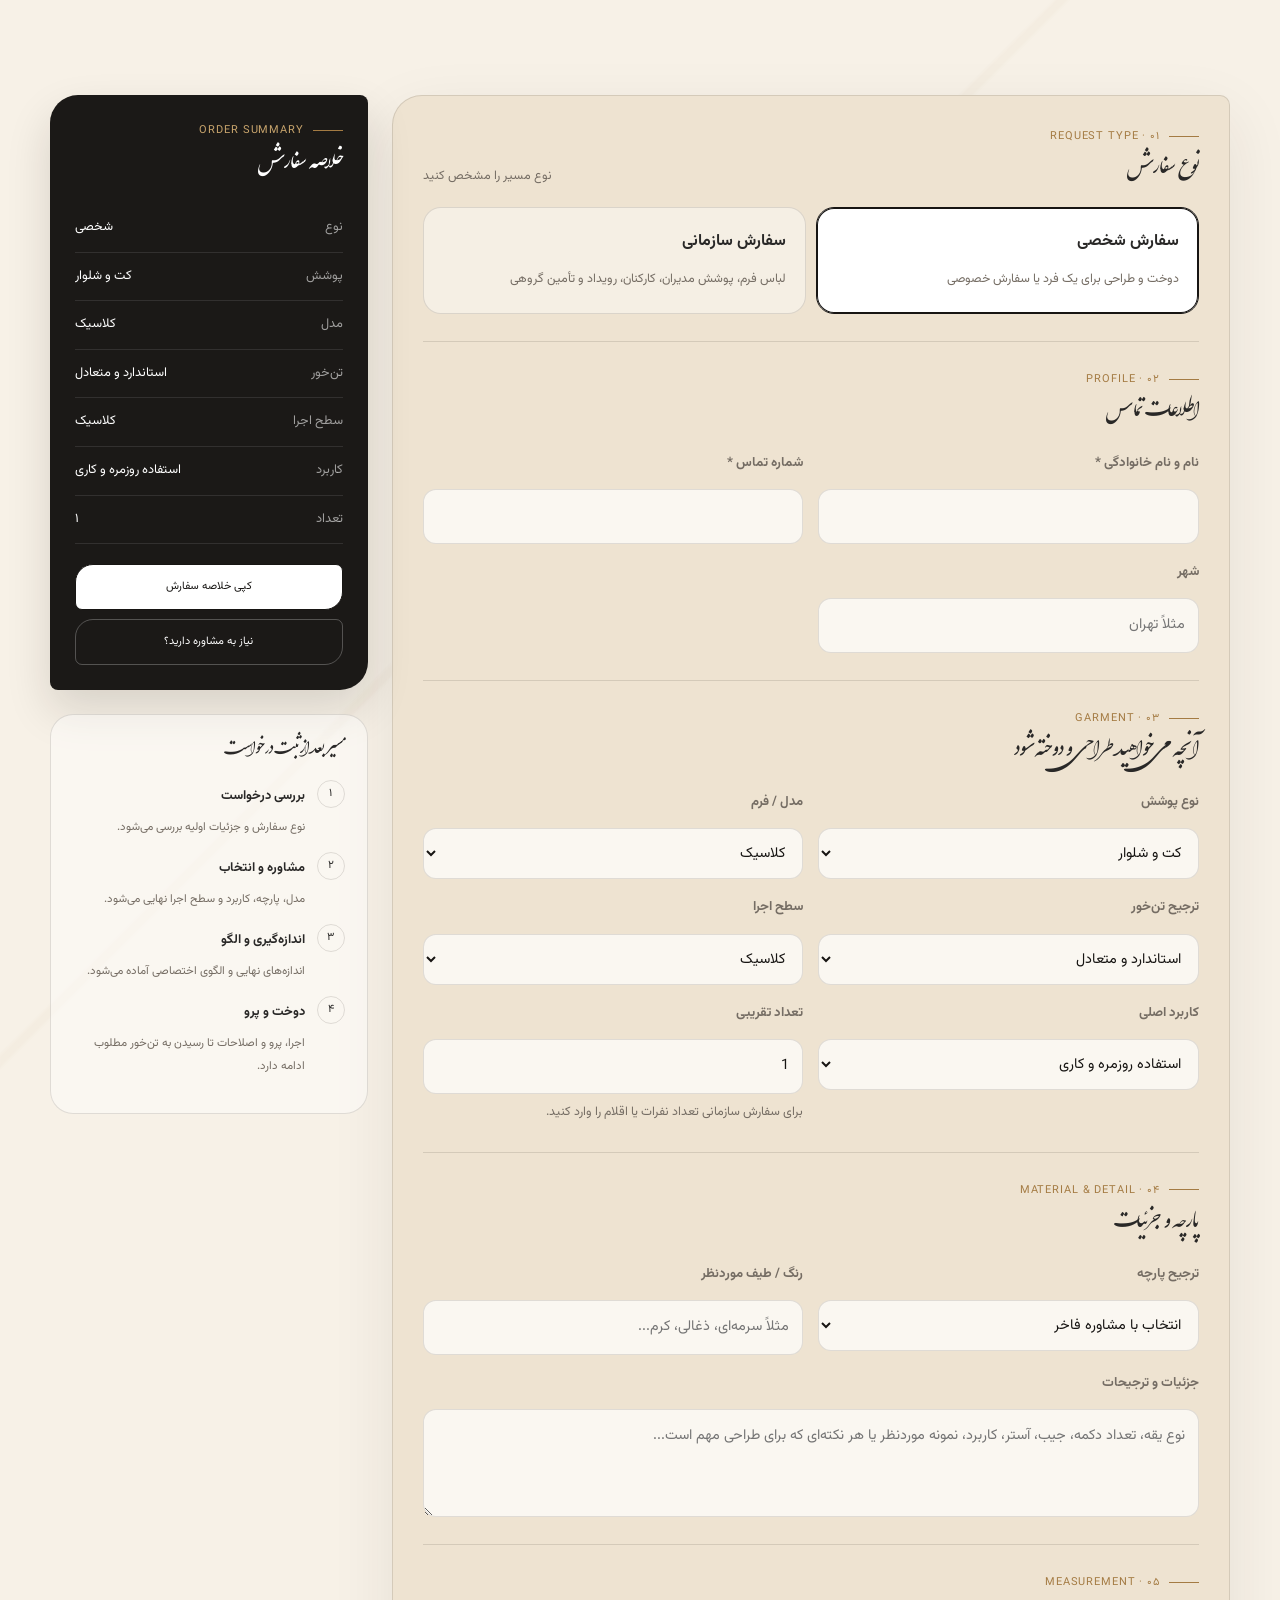
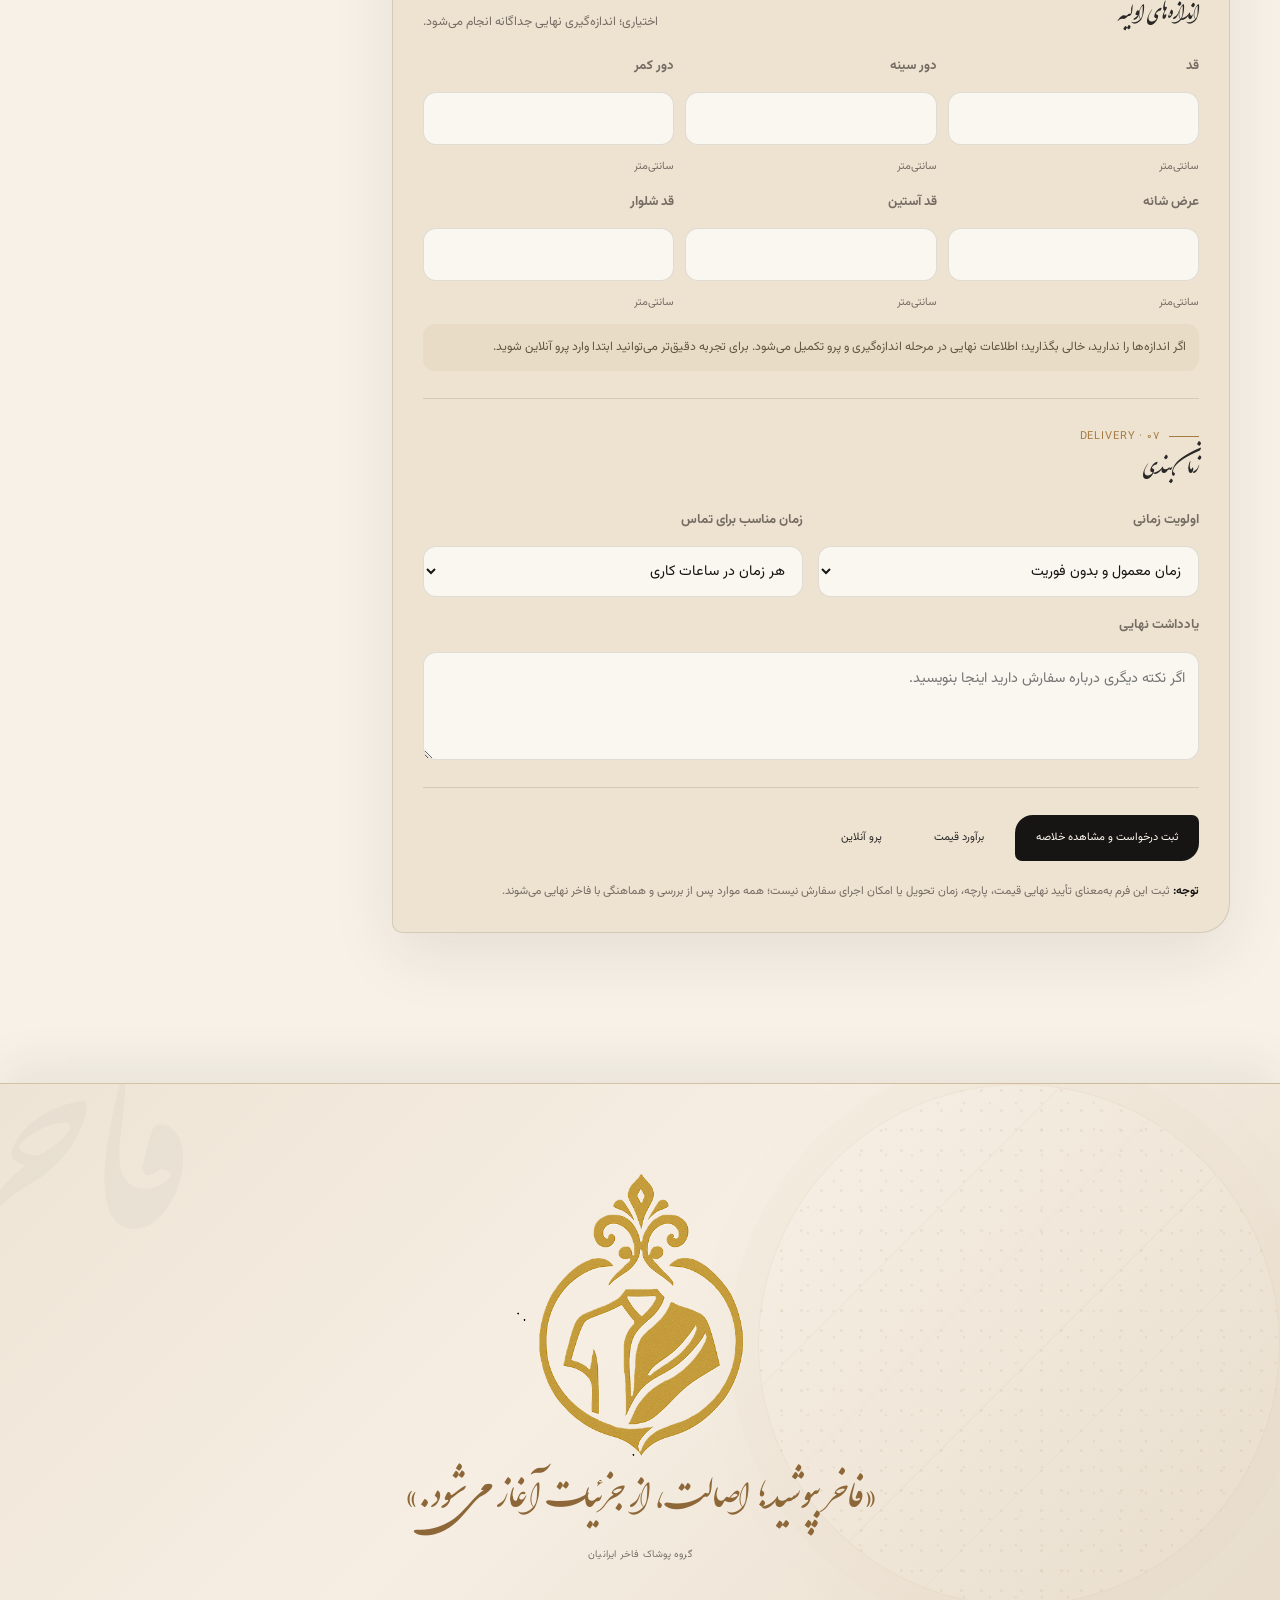
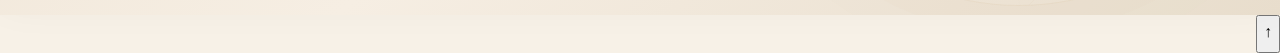
<file: pages/order.html>
<!doctype html>
<html lang="fa" dir="rtl">
<head>
<meta charset="utf-8">
<meta name="viewport" content="width=device-width,initial-scale=1,viewport-fit=cover">
<title>سفارش | گروه پوشاک فاخر ایرانیان</title>
<meta name="description" content="ثبت درخواست سفارش پوشاک فاخر ایرانیان؛ سفارش شخصی و سازمانی، انتخاب مدل، پارچه، اندازه‌های اولیه و زمان‌بندی.">
<link rel="icon" href="../assets/images/logo.png">
<link rel="stylesheet" href="../assets/css/site.css">
<link rel="stylesheet" href="../assets/css/refinement.css">
<link rel="stylesheet" href="../assets/css/mobile-nav.css">
<style>
.order-page{--ink:#171513;--muted:#756d64;--paper:#f8f4ed;--line:rgba(45,35,25,.13);--gold:#a47b43;position:relative;overflow:hidden}
.order-page:before{content:"";position:absolute;inset:0;pointer-events:none;opacity:.3;background:linear-gradient(135deg,transparent 0 47%,rgba(164,123,67,.12) 47.1% 47.25%,transparent 47.35%),linear-gradient(25deg,transparent 0 73%,rgba(23,21,19,.08) 73.1% 73.2%,transparent 73.3%)}
.order-intro{display:grid;grid-template-columns:minmax(0,1.05fr) minmax(360px,.95fr);gap:34px;align-items:stretch;margin-bottom:46px}.order-copy{padding:22px 0 0}.order-copy h1{max-width:760px;margin:10px 0 18px}.order-copy .lead{max-width:720px}.order-steps{display:flex;flex-wrap:wrap;gap:9px;margin-top:28px}.order-step{display:inline-flex;align-items:center;gap:9px;padding:9px 13px;border:1px solid var(--line);border-radius:999px;background:rgba(255,255,255,.5);font-size:.84rem}.order-step b{width:23px;height:23px;display:grid;place-items:center;border-radius:50%;background:var(--ink);color:#fff;font-size:.72rem}
.order-visual{min-height:350px;position:relative;border-radius:42px 10px 42px 10px;background-image:linear-gradient(135deg,rgba(22,18,14,.08),rgba(22,18,14,.42)),url('https://images.unsplash.com/photo-1780504542528-b950bc6c6b39?auto=format&fit=crop&w=1200&q=82');background-size:cover;background-position:center;box-shadow:0 24px 55px rgba(39,29,19,.12);overflow:hidden}.order-visual:after{content:"";position:absolute;inset:18px;border:1px solid rgba(255,255,255,.45);border-radius:30px 5px 30px 5px;pointer-events:none}.order-visual-caption{position:absolute;z-index:2;right:30px;bottom:27px;color:#fff;max-width:80%}.order-visual-caption strong{display:block;font-size:1.15rem;margin-bottom:7px}.order-visual-caption span{font-size:.82rem;opacity:.9}
.order-layout{display:grid;grid-template-columns:minmax(0,1.45fr) minmax(290px,.55fr);gap:24px;align-items:start}.order-form{position:relative}.form-section{padding:0 0 27px;margin-bottom:27px;border-bottom:1px solid var(--line)}.form-section:last-of-type{border-bottom:0;margin-bottom:0;padding-bottom:0}.section-heading{display:flex;align-items:end;justify-content:space-between;gap:18px;margin-bottom:18px}.section-heading h2{margin:5px 0 0}.section-note{font-size:.78rem;color:var(--muted)}
.order-type{display:grid;grid-template-columns:1fr 1fr;gap:10px}.choice{position:relative}.choice input{position:absolute;opacity:0;pointer-events:none}.choice label{display:block;padding:18px 19px;border:1px solid var(--line);border-radius:18px;background:rgba(255,255,255,.42);cursor:pointer;transition:.2s}.choice label strong{display:block;margin-bottom:5px}.choice label span{font-size:.78rem;color:var(--muted)}.choice input:checked+label{border-color:var(--ink);background:#fff;box-shadow:inset 0 0 0 1px var(--ink)}
.form-grid{display:grid;grid-template-columns:repeat(2,minmax(0,1fr));gap:15px}.field{margin:0}.field.full{grid-column:1/-1}.field label{display:block;font-size:.82rem;font-weight:700;margin-bottom:7px}.field input,.field select,.field textarea{width:100%;box-sizing:border-box;border:1px solid var(--line);border-radius:13px;background:rgba(255,255,255,.7);color:var(--ink);font:inherit;font-size:.9rem;padding:12px 13px;outline:none;transition:border-color .2s,box-shadow .2s}.field textarea{min-height:108px;resize:vertical}.field input:focus,.field select:focus,.field textarea:focus{border-color:var(--gold);box-shadow:0 0 0 3px rgba(164,123,67,.1)}
.measure-grid{display:grid;grid-template-columns:repeat(3,minmax(0,1fr));gap:11px}.measure-grid .field input{padding:11px 12px}.measure-grid small{display:block;color:var(--muted);font-size:.68rem;margin-top:5px}.org-fields{display:none}.org-fields.is-active{display:block}.conditional-hint{margin-top:11px;padding:11px 13px;border-radius:12px;background:rgba(164,123,67,.07);color:#65563f;font-size:.77rem}
.order-side{position:sticky;top:22px}.summary{background:#1b1917;color:#fff;border-radius:28px 8px 28px 8px;padding:25px;box-shadow:0 20px 45px rgba(25,20,16,.14)}.summary .eyebrow{color:#c9a56d}.summary h2{margin:6px 0 20px;color:#fff}.summary-row{display:flex;justify-content:space-between;gap:18px;padding:11px 0;border-bottom:1px solid rgba(255,255,255,.1);font-size:.8rem}.summary-row span:first-child{color:rgba(255,255,255,.58)}.summary-row span:last-child{text-align:left}.summary-actions{display:grid;gap:9px;margin-top:20px}.summary-actions .btn{width:100%;box-sizing:border-box;text-align:center}.summary-actions .btn.light{background:#fff;color:#171513}.summary-actions .btn.ghost{border-color:rgba(255,255,255,.25);color:#fff}
.process{margin-top:24px;padding:22px;border:1px solid var(--line);border-radius:23px;background:rgba(255,255,255,.43)}.process h3{margin:0 0 15px}.process-item{display:grid;grid-template-columns:30px 1fr;gap:10px;margin:13px 0}.process-num{width:28px;height:28px;border:1px solid var(--line);border-radius:50%;display:grid;place-items:center;font-size:.7rem}.process-item strong{font-size:.8rem}.process-item p{font-size:.72rem;color:var(--muted);margin:4px 0 0}
.learning{margin:0 0 42px;padding:30px;border:1px solid var(--line);border-radius:30px 8px 30px 8px;background:linear-gradient(135deg,rgba(255,255,255,.72),rgba(246,239,228,.72));position:relative;overflow:hidden}.learning:before{content:"الگو";position:absolute;left:-18px;top:-38px;font-family:serif;font-size:9rem;font-weight:900;color:rgba(164,123,67,.06);transform:rotate(-12deg);pointer-events:none}.learning-head{position:relative;z-index:1;max-width:800px;margin-bottom:25px}.learning-head h2{margin:6px 0 9px}.learning-head p{margin:0;color:var(--muted);line-height:2}.guide-grid{display:grid;grid-template-columns:repeat(3,minmax(0,1fr));gap:14px;position:relative;z-index:1}.guide-card{padding:20px;border:1px solid var(--line);border-radius:20px 7px 20px 7px;background:rgba(255,255,255,.68)}.guide-number{font-size:.7rem;color:var(--gold);letter-spacing:.08em;font-weight:800}.guide-card h3{font-size:1rem;margin:8px 0 10px}.guide-card p{font-size:.78rem;color:var(--muted);line-height:2;margin:0}.measure-guide{margin-top:14px;padding:21px;border-radius:20px;background:#1b1917;color:#fff;position:relative;z-index:1}.measure-guide h3{margin:0 0 14px;color:#fff}.measure-guide-grid{display:grid;grid-template-columns:repeat(4,minmax(0,1fr));gap:12px}.measure-tip{border-right:1px solid rgba(255,255,255,.13);padding-right:12px}.measure-tip:first-child{border-right:0}.measure-tip strong{display:block;font-size:.8rem;margin-bottom:5px}.measure-tip span{display:block;font-size:.7rem;color:rgba(255,255,255,.65);line-height:1.8}.guide-note{margin-top:14px;font-size:.72rem;color:var(--muted);line-height:1.9}.guide-note b{color:var(--ink)}
.form-actions{display:flex;flex-wrap:wrap;gap:10px;align-items:center;margin-top:25px}.form-actions .btn{border:0;cursor:pointer}.form-status{display:none;margin-top:17px;padding:14px 16px;border-radius:14px;background:rgba(77,103,71,.1);border:1px solid rgba(77,103,71,.18);font-size:.82rem}.form-status.show{display:block}.form-status strong{display:block;margin-bottom:4px}.form-status small{color:var(--muted)}.order-footnote{margin-top:20px;color:var(--muted);font-size:.72rem;line-height:1.9}.order-footnote b{color:var(--ink)}
@media(max-width:900px){.order-intro{grid-template-columns:1fr}.order-visual{min-height:310px}.order-layout{grid-template-columns:1fr}.order-side{position:static}.summary{border-radius:23px 7px 23px 7px}.guide-grid{grid-template-columns:1fr 1fr}.measure-guide-grid{grid-template-columns:1fr 1fr}}
@media(max-width:620px){.order-intro{gap:20px;margin-bottom:30px}.order-copy{padding-top:0}.order-visual{min-height:245px;border-radius:28px 8px 28px 8px}.order-visual:after{inset:12px;border-radius:20px 4px 20px 4px}.order-visual-caption{right:20px;bottom:19px}.order-type,.form-grid,.measure-grid,.guide-grid,.measure-guide-grid{grid-template-columns:1fr}.field.full{grid-column:auto}.form-actions{display:grid}.form-actions .btn{width:100%;text-align:center;box-sizing:border-box}.order-steps{gap:7px}.order-step{font-size:.75rem;padding:8px 10px}.learning{padding:23px;border-radius:23px 7px 23px 7px}.measure-tip{border-right:0;border-bottom:1px solid rgba(255,255,255,.13);padding:0 0 10px}.measure-tip:last-child{border-bottom:0;padding-bottom:0}}
</style>
</head>
<body>
<div class="page order-page"><main class="main">
<section class="page-hero order-intro"><div class="order-copy"><div class="eyebrow">ORDER · BESPOKE / CORPORATE</div><h1>سفارش را از جایی شروع کنید که انتخاب، بخشی از طراحی است.</h1><p class="lead">در فاخر، سفارش فقط انتخاب یک لباس نیست؛ مشخص‌کردن کاربرد، فرم، پارچه، جزئیات و استانداردی است که در نهایت به الگو و دوخت اختصاصی تبدیل می‌شود. اطلاعات اولیه را ثبت کنید تا ادامه مسیر با شما هماهنگ شود.</p><div class="order-steps"><span class="order-step"><b>۱</b> مشاوره</span><span class="order-step"><b>۲</b> انتخاب و اندازه‌گیری</span><span class="order-step"><b>۳</b> الگو و برش</span><span class="order-step"><b>۴</b> دوخت و پرو</span></div></div><div class="order-visual"><div class="order-visual-caption"><strong>از انتخاب تا تن‌خور نهایی</strong><span>مشاوره ← اندازه‌گیری ← الگو ← دوخت ← پرو</span></div></div></section>

<section class="learning"><div class="learning-head"><div class="eyebrow">FAKHER GUIDE · BEFORE YOU ORDER</div><h2>راهنمای انتخاب، سفارش و اندازه‌گیری</h2><p>اگر برای اولین‌بار سفارش دوخت دارید، لازم نیست از قبل همه جزئیات را بدانید. کافی است کاربرد لباس و تصویری که از نتیجه نهایی دارید مشخص باشد؛ انتخاب مدل، پارچه و جزئیات را می‌توان با مشاوره تخصصی فاخر کامل کرد.</p></div><div class="guide-grid"><article class="guide-card"><span class="guide-number">01 · انتخاب</span><h3>اول کاربرد را مشخص کنید</h3><p>برای کار روزمره، مدیریت، مراسم، جلسه رسمی یا پوشش سازمانی انتخاب‌های متفاوتی مناسب است. کاربرد، پایه انتخاب مدل و پارچه است.</p></article><article class="guide-card"><span class="guide-number">02 · مدل و پارچه</span><h3>کمتر انتخاب کنید، دقیق‌تر انتخاب کنید</h3><p>اگر رنگ یا پارچه را نمی‌شناسید، رنگ‌های موردعلاقه، نمونه لباس یا تصویر مرجع را اعلام کنید. تیم فاخر می‌تواند گزینه‌های متناسب با کاربرد و بودجه را پیشنهاد دهد.</p></article><article class="guide-card"><span class="guide-number">03 · سفارش</span><h3>اطلاعات اولیه کافی است</h3><p>فرم را تا جایی که می‌دانید تکمیل کنید. مواردی مثل اندازه نهایی، پارچه قطعی و جزئیات الگو پس از مشاوره و بررسی قابل نهایی‌سازی هستند.</p></article></div><div class="measure-guide"><h3>اندازه‌گیری اولیه را چگونه انجام دهیم؟</h3><div class="measure-guide-grid"><div class="measure-tip"><strong>قد</strong><span>صاف بایستید و بدون کفش، از کف پا تا بالای سر اندازه بگیرید.</span></div><div class="measure-tip"><strong>دور سینه</strong><span>متر را افقی و بدون فشار، از پرترین قسمت سینه عبور دهید.</span></div><div class="measure-tip"><strong>دور کمر</strong><span>متر را در محل طبیعی کمر قرار دهید و شکم را داخل ندهید.</span></div><div class="measure-tip"><strong>عرض شانه</strong><span>از انتهای استخوان یک شانه تا انتهای شانه دیگر، بدون کشیدن متر.</span></div></div></div><p class="guide-note"><b>نکته مهم:</b> اندازه‌های این فرم فقط برای برآورد اولیه‌اند. برای دوخت سفارشی، اندازه‌گیری حرفه‌ای و پرو نهایی معیار تصمیم‌گیری است. اگر در اندازه‌گیری تردید دارید، عدد را حدس نزنید و گزینه «نیازمند مشاوره» را انتخاب کنید.</p></section>

<section class="section"><div class="order-layout">
<form class="panel form order-form" id="orderForm" novalidate>
<div class="form-section"><div class="section-heading"><div><div class="eyebrow">01 · REQUEST TYPE</div><h2>نوع سفارش</h2></div><span class="section-note">نوع مسیر را مشخص کنید</span></div><div class="order-type"><div class="choice"><input type="radio" name="orderType" id="personal" value="شخصی" checked><label for="personal"><strong>سفارش شخصی</strong><span>دوخت و طراحی برای یک فرد یا سفارش خصوصی</span></label></div><div class="choice"><input type="radio" name="orderType" id="corporate" value="سازمانی"><label for="corporate"><strong>سفارش سازمانی</strong><span>لباس فرم، پوشش مدیران، کارکنان، رویداد و تأمین گروهی</span></label></div></div></div>
<div class="form-section"><div class="section-heading"><div><div class="eyebrow">02 · PROFILE</div><h2>اطلاعات تماس</h2></div></div><div class="form-grid"><div class="field"><label for="name">نام و نام خانوادگی *</label><input id="name" name="name" autocomplete="name" required></div><div class="field"><label for="phone">شماره تماس *</label><input id="phone" name="phone" type="tel" inputmode="tel" autocomplete="tel" required></div><div class="field org-fields" id="orgNameField"><label for="orgName">نام سازمان / مجموعه</label><input id="orgName" name="orgName"></div><div class="field"><label for="city">شهر</label><input id="city" name="city" autocomplete="address-level2" placeholder="مثلاً تهران"></div></div></div>
<div class="form-section"><div class="section-heading"><div><div class="eyebrow">03 · GARMENT</div><h2>آنچه می‌خواهید طراحی و دوخته شود</h2></div></div><div class="form-grid"><div class="field"><label for="garment">نوع پوشش</label><select id="garment" name="garment"><option>کت و شلوار</option><option>کت تک</option><option>شلوار</option><option>سه‌تکه</option><option>پوشش رسمی بانوان</option><option>لباس فرم سازمانی</option><option>سفارش ویژه / طراحی اختصاصی</option><option>مشاوره انتخاب پوشش</option></select></div><div class="field"><label for="model">مدل / فرم</label><select id="model" name="model"><option>کلاسیک</option><option>دبل‌برست</option><option>سه‌تکه</option><option>اسلیم</option><option>راحت و نیمه‌رسمی</option><option>طراحی اختصاصی با مشاوره فاخر</option></select></div><div class="field"><label for="fit">ترجیح تن‌خور</label><select id="fit" name="fit"><option>استاندارد و متعادل</option><option>نسبتاً جذب</option><option>آزاد و راحت</option><option>مطابق الگوی قبلی</option><option>نیازمند مشاوره</option></select></div><div class="field"><label for="level">سطح اجرا</label><select id="level" name="level"><option>کلاسیک</option><option>پریمیوم</option><option>سفارشی</option><option>نیازمند مشاوره</option></select></div><div class="field"><label for="use">کاربرد اصلی</label><select id="use" name="use"><option>استفاده روزمره و کاری</option><option>مدیریتی و رسمی</option><option>مراسم و مناسبت</option><option>جلسات و رویدادها</option><option>پوشش سازمانی</option><option>ترکیبی</option></select></div><div class="field"><label for="quantity">تعداد تقریبی</label><input id="quantity" name="quantity" type="number" min="1" max="999" value="1"><small class="section-note">برای سفارش سازمانی تعداد نفرات یا اقلام را وارد کنید.</small></div></div></div>
<div class="form-section"><div class="section-heading"><div><div class="eyebrow">04 · MATERIAL & DETAIL</div><h2>پارچه و جزئیات</h2></div></div><div class="form-grid"><div class="field"><label for="fabric">ترجیح پارچه</label><select id="fabric" name="fabric"><option>انتخاب با مشاوره فاخر</option><option>پشم و ترکیبات ظریف</option><option>پارچه چهار فصل</option><option>پارچه رسمی و مجلسی</option><option>پارچه سبک و نیمه‌رسمی</option></select></div><div class="field"><label for="color">رنگ / طیف موردنظر</label><input id="color" name="color" placeholder="مثلاً سرمه‌ای، ذغالی، کرم... "></div><div class="field full"><label for="details">جزئیات و ترجیحات</label><textarea id="details" name="details" placeholder="نوع یقه، تعداد دکمه، جیب، آستر، کاربرد، نمونه موردنظر یا هر نکته‌ای که برای طراحی مهم است..."></textarea></div></div></div>
<div class="form-section"><div class="section-heading"><div><div class="eyebrow">05 · MEASUREMENT</div><h2>اندازه‌های اولیه</h2></div><span class="section-note">اختیاری؛ اندازه‌گیری نهایی جداگانه انجام می‌شود.</span></div><div class="measure-grid"><div class="field"><label for="height">قد</label><input id="height" name="height" type="number" min="100" max="230" inputmode="numeric"><small>سانتی‌متر</small></div><div class="field"><label for="chest">دور سینه</label><input id="chest" name="chest" type="number" min="50" max="180" inputmode="numeric"><small>سانتی‌متر</small></div><div class="field"><label for="waist">دور کمر</label><input id="waist" name="waist" type="number" min="40" max="180" inputmode="numeric"><small>سانتی‌متر</small></div><div class="field"><label for="shoulder">عرض شانه</label><input id="shoulder" name="shoulder" type="number" min="25" max="70" inputmode="numeric"><small>سانتی‌متر</small></div><div class="field"><label for="sleeve">قد آستین</label><input id="sleeve" name="sleeve" type="number" min="30" max="100" inputmode="numeric"><small>سانتی‌متر</small></div><div class="field"><label for="trouser">قد شلوار</label><input id="trouser" name="trouser" type="number" min="70" max="130" inputmode="numeric"><small>سانتی‌متر</small></div></div><div class="conditional-hint">اگر اندازه‌ها را ندارید، خالی بگذارید؛ اطلاعات نهایی در مرحله اندازه‌گیری و پرو تکمیل می‌شود. برای تجربه دقیق‌تر می‌توانید ابتدا وارد <a href="virtual-fitting.html">پرو آنلاین</a> شوید.</div></div>
<div class="form-section org-fields" id="orgSection"><div class="section-heading"><div><div class="eyebrow">06 · CORPORATE BRIEF</div><h2>جزئیات سفارش سازمانی</h2></div></div><div class="form-grid"><div class="field"><label for="orgCoverage">گروه هدف</label><select id="orgCoverage" name="orgCoverage"><option>مدیران و مدیران ارشد</option><option>کارکنان</option><option>مدیران و کارکنان</option><option>تیم فروش / پذیرش</option><option>رویداد و تشریفات</option><option>ترکیبی</option></select></div><div class="field"><label for="brandColor">رنگ / هویت سازمانی</label><input id="brandColor" name="brandColor" placeholder="رنگ سازمانی یا الزامات هویتی"></div><div class="field"><label for="groupFit">اندازه‌گیری گروهی</label><select id="groupFit" name="groupFit"><option>نیاز دارم هماهنگ شود</option><option>اندازه‌ها آماده است</option><option>هنوز تصمیم‌گیری نشده</option></select></div><div class="field"><label for="deadline">زمان تحویل موردنظر</label><input id="deadline" name="deadline" type="date"></div><div class="field full"><label for="orgBrief">شرح نیاز سازمان</label><textarea id="orgBrief" name="orgBrief" placeholder="تعداد نفرات، نوع پوشش، سطح رسمی بودن، برنامه رویداد، نحوه اندازه‌گیری یا هر الزام اجرایی دیگر..."></textarea></div></div></div>
<div class="form-section"><div class="section-heading"><div><div class="eyebrow">07 · DELIVERY</div><h2>زمان‌بندی</h2></div></div><div class="form-grid"><div class="field"><label for="timing">اولویت زمانی</label><select id="timing" name="timing"><option>زمان معمول و بدون فوریت</option><option>در یک ماه آینده</option><option>برای یک مراسم یا تاریخ مشخص</option><option>فوری؛ نیازمند بررسی امکان اجرا</option></select></div><div class="field"><label for="contactTime">زمان مناسب برای تماس</label><select id="contactTime" name="contactTime"><option>هر زمان در ساعات کاری</option><option>صبح</option><option>ظهر</option><option>عصر</option></select></div><div class="field full"><label for="notes">یادداشت نهایی</label><textarea id="notes" name="notes" placeholder="اگر نکته دیگری درباره سفارش دارید اینجا بنویسید."></textarea></div></div></div>
<div class="form-actions"><button class="btn dark" type="submit">ثبت درخواست و مشاهده خلاصه</button><a class="btn" href="pricing.html">برآورد قیمت</a><a class="btn" href="virtual-fitting.html">پرو آنلاین</a></div><div class="form-status" id="formStatus"><strong>درخواست شما در این مرورگر آماده شد.</strong><small>این نسخه فرانت‌اند، اطلاعات را به سرور ارسال نمی‌کند. خلاصه سفارش در همین صفحه تولید می‌شود و می‌توانید آن را کپی کنید یا برای اتصال به API/فرم واقعی در مرحله بعد استفاده کنید.</small></div><div class="order-footnote"><b>توجه:</b> ثبت این فرم به‌معنای تأیید نهایی قیمت، پارچه، زمان تحویل یا امکان اجرای سفارش نیست؛ همه موارد پس از بررسی و هماهنگی با فاخر نهایی می‌شوند.</div>
</form>
<aside class="order-side"><div class="summary" id="summary"><div class="eyebrow">ORDER SUMMARY</div><h2>خلاصه سفارش</h2><div class="summary-row"><span>نوع</span><span id="sType">شخصی</span></div><div class="summary-row"><span>پوشش</span><span id="sGarment">کت و شلوار</span></div><div class="summary-row"><span>مدل</span><span id="sModel">کلاسیک</span></div><div class="summary-row"><span>تن‌خور</span><span id="sFit">استاندارد و متعادل</span></div><div class="summary-row"><span>سطح اجرا</span><span id="sLevel">کلاسیک</span></div><div class="summary-row"><span>کاربرد</span><span id="sUse">استفاده روزمره و کاری</span></div><div class="summary-row"><span>تعداد</span><span id="sQty">۱</span></div><div class="summary-actions"><button type="button" class="btn light" id="copySummary">کپی خلاصه سفارش</button><a class="btn ghost" href="contact.html">نیاز به مشاوره دارید؟</a></div></div><div class="process"><h3>مسیر بعد از ثبت درخواست</h3><div class="process-item"><span class="process-num">۱</span><div><strong>بررسی درخواست</strong><p>نوع سفارش و جزئیات اولیه بررسی می‌شود.</p></div></div><div class="process-item"><span class="process-num">۲</span><div><strong>مشاوره و انتخاب</strong><p>مدل، پارچه، کاربرد و سطح اجرا نهایی می‌شود.</p></div></div><div class="process-item"><span class="process-num">۳</span><div><strong>اندازه‌گیری و الگو</strong><p>اندازه‌های نهایی و الگوی اختصاصی آماده می‌شود.</p></div></div><div class="process-item"><span class="process-num">۴</span><div><strong>دوخت و پرو</strong><p>اجرا، پرو و اصلاحات تا رسیدن به تن‌خور مطلوب ادامه دارد.</p></div></div></div></aside>
</div></section></main></div>
<script src="../assets/js/shell.js"></script>
<script>
(function(){const form=document.getElementById('orderForm'),typeInputs=document.querySelectorAll('input[name="orderType"]'),orgSection=document.getElementById('orgSection'),orgNameField=document.getElementById('orgNameField'),orgName=document.getElementById('orgName'),status=document.getElementById('formStatus'),$=id=>document.getElementById(id);function selected(name){const el=document.querySelector('select[name="'+name+'"]');return el?el.value:''}function updateType(){const corporate=document.getElementById('corporate').checked;orgSection.classList.toggle('is-active',corporate);orgNameField.classList.toggle('is-active',corporate);orgName.required=corporate;updateSummary()}function updateSummary(){$('sType').textContent=document.querySelector('input[name="orderType"]:checked')?.value||'شخصی';$('sGarment').textContent=selected('garment');$('sModel').textContent=selected('model');$('sFit').textContent=selected('fit');$('sLevel').textContent=selected('level');$('sUse').textContent=selected('use');const q=parseInt($('quantity').value||'1',10);$('sQty').textContent=(Number.isFinite(q)?q:1).toLocaleString('fa-IR')}typeInputs.forEach(x=>x.addEventListener('change',updateType));form.querySelectorAll('select,input,textarea').forEach(el=>el.addEventListener('input',updateSummary));form.querySelectorAll('select').forEach(el=>el.addEventListener('change',updateSummary));$('copySummary').addEventListener('click',async function(){const lines=['خلاصه درخواست سفارش فاخر','نوع سفارش: '+$('sType').textContent,'پوشش: '+$('sGarment').textContent,'مدل: '+$('sModel').textContent,'تن‌خور: '+$('sFit').textContent,'سطح اجرا: '+$('sLevel').textContent,'کاربرد: '+$('sUse').textContent,'تعداد: '+$('sQty').textContent,'نام: '+($('name').value||'ثبت نشده'),'تماس: '+($('phone').value||'ثبت نشده')];try{await navigator.clipboard.writeText(lines.join('\n'));this.textContent='خلاصه کپی شد';setTimeout(()=>this.textContent='کپی خلاصه سفارش',1800)}catch(e){alert(lines.join('\n'))}});form.addEventListener('submit',function(e){e.preventDefault();if(!form.reportValidity())return;status.classList.add('show');status.scrollIntoView({behavior:'smooth',block:'center'});updateSummary()});updateType();updateSummary()})();
</script>
</body>
</html>
</file>
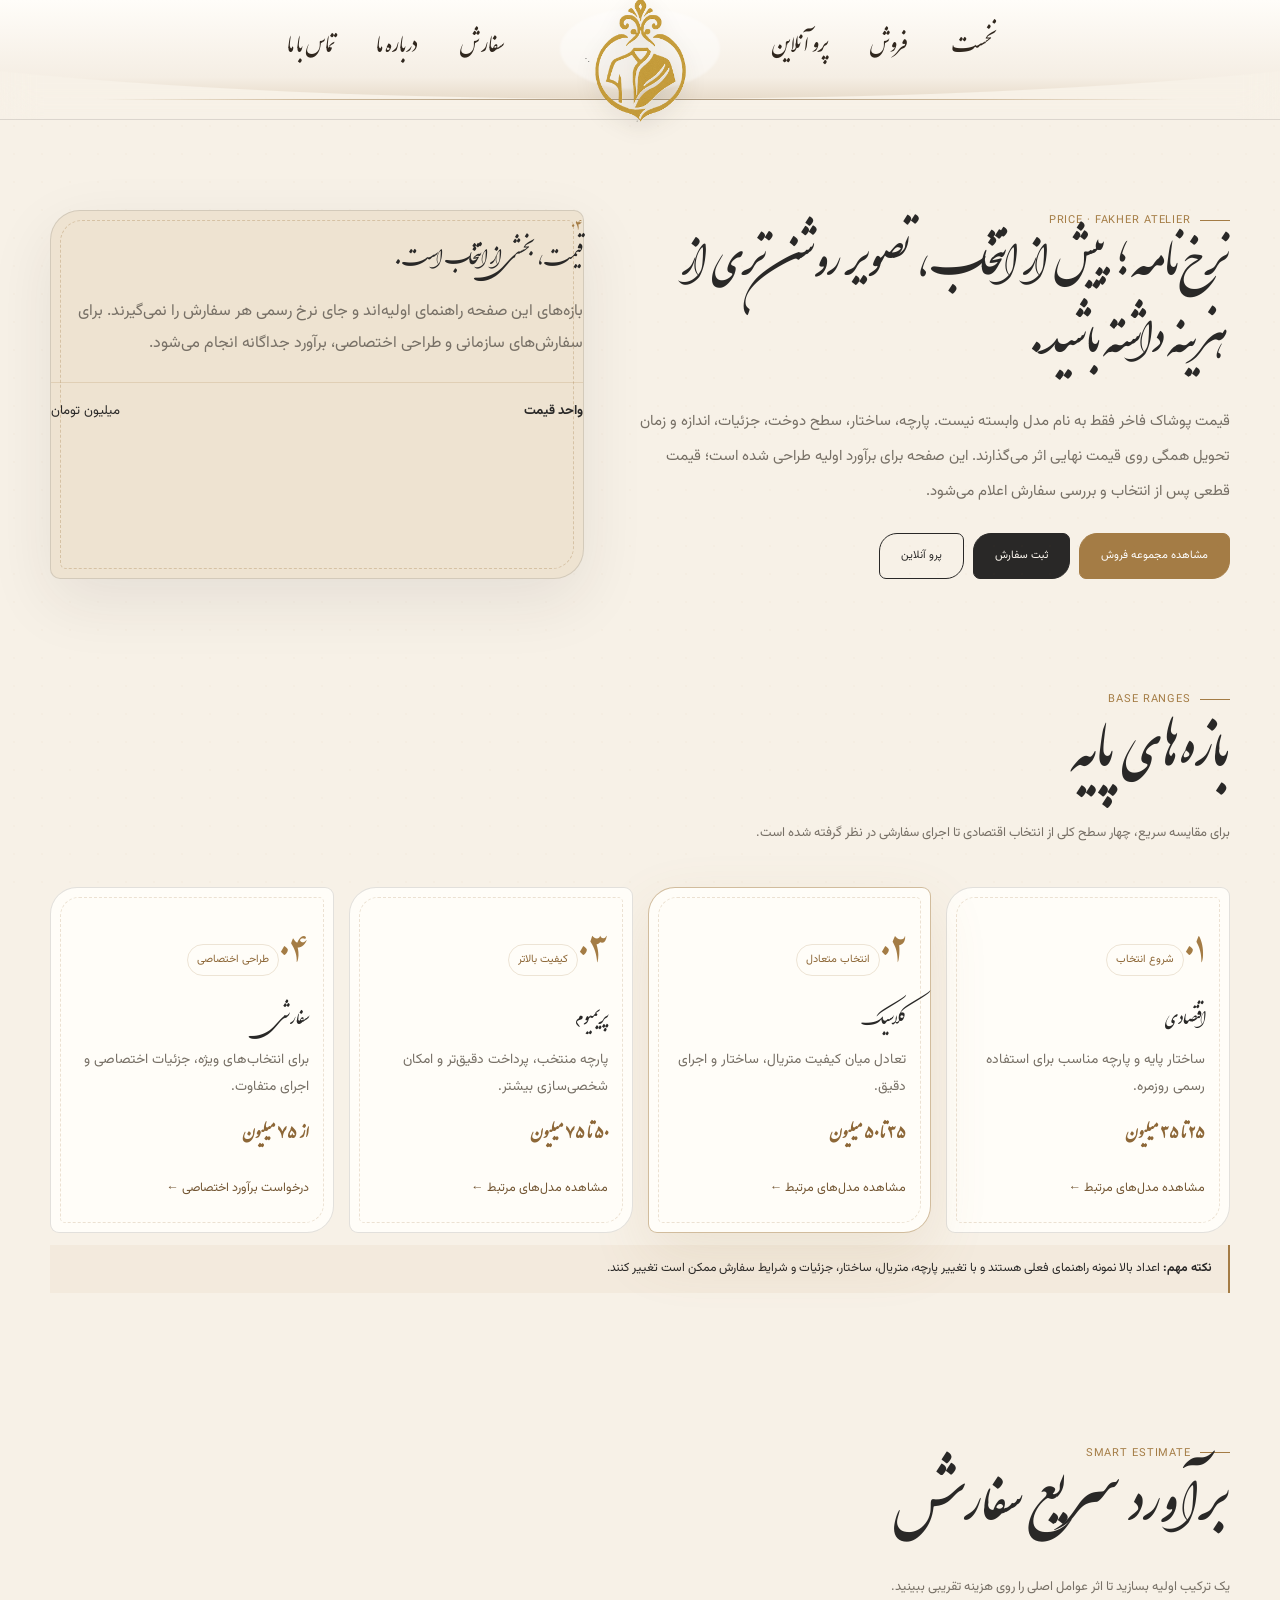
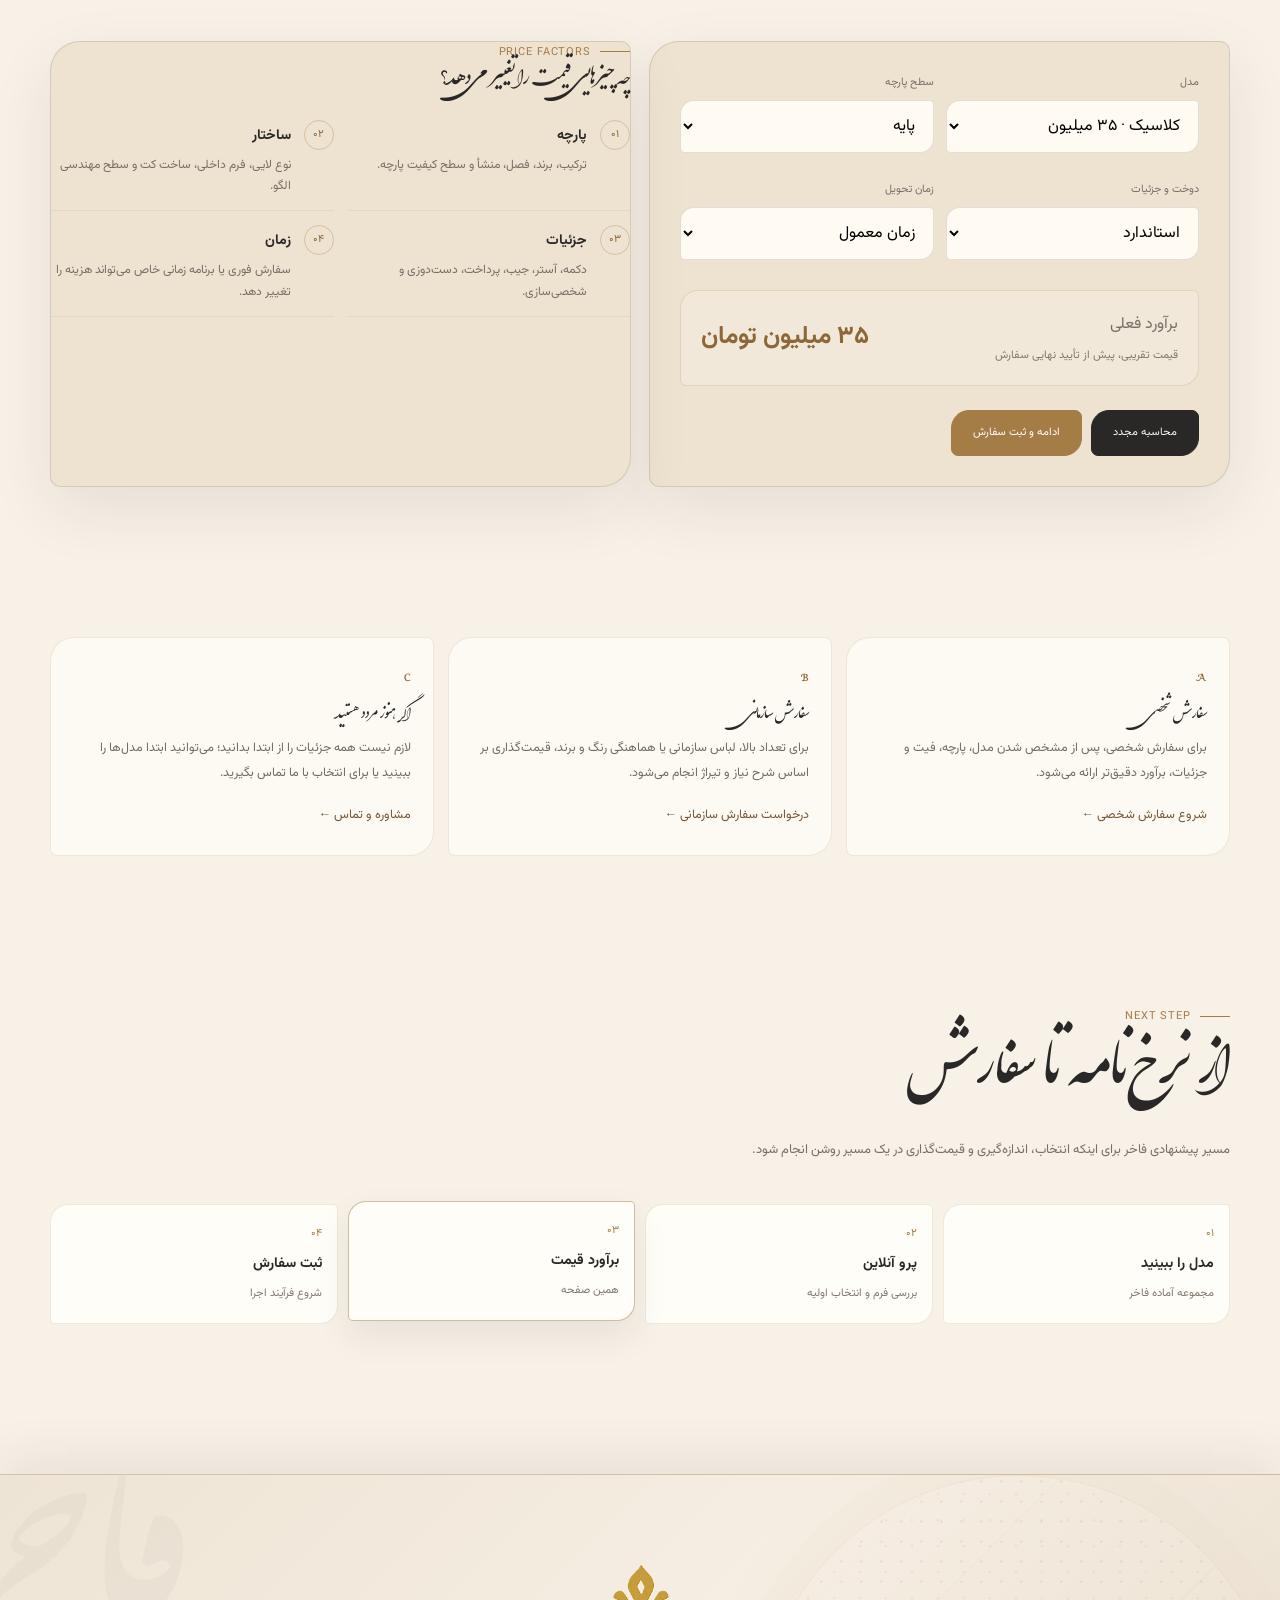
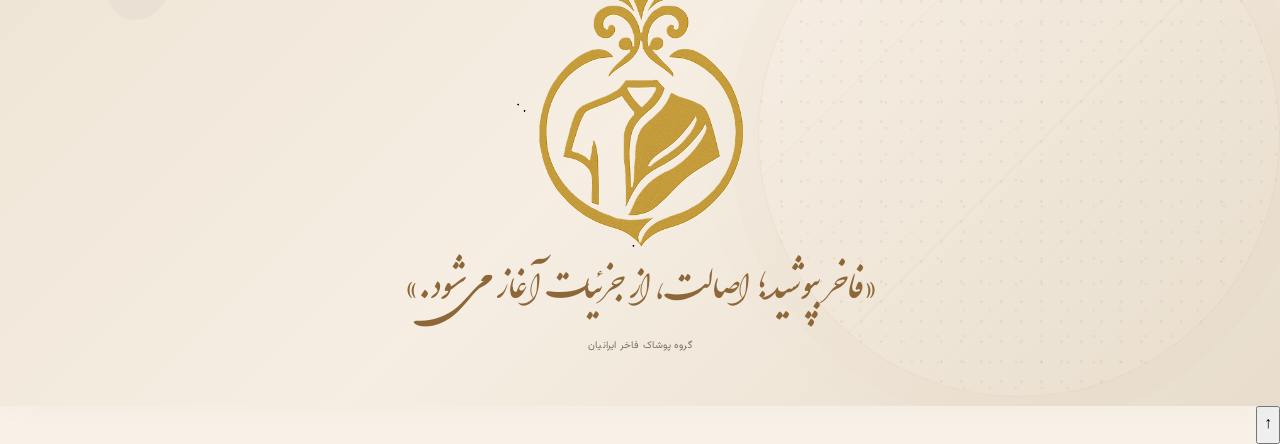
<file: pages/pricing.html>
<!doctype html><html lang="fa" dir="rtl"><head><meta charset="utf-8"><meta name="viewport" content="width=device-width,initial-scale=1"><meta name="description" content="نرخ‌نامه و برآورد تقریبی قیمت محصولات و سفارش‌های گروه پوشاک فاخر ایرانیان."><title>نرخ‌نامه و برآورد قیمت | گروه پوشاک فاخر ایرانیان</title><link rel="icon" href="../assets/images/logo.png"><link rel="stylesheet" href="../assets/css/site.css"><link rel="stylesheet" href="../assets/css/mobile-nav.css"><link rel="stylesheet" href="../assets/css/refinement.css"></head><body><div class="page"><main class="main pricing-page"><section class="page-hero"><div><div class="eyebrow">PRICE · FAKHER ATELIER</div><h1>نرخ‌نامه؛ پیش از انتخاب، تصویر روشن‌تری از هزینه داشته باشید.</h1><p class="lead">قیمت پوشاک فاخر فقط به نام مدل وابسته نیست. پارچه، ساختار، سطح دوخت، جزئیات، اندازه و زمان تحویل همگی روی قیمت نهایی اثر می‌گذارند. این صفحه برای برآورد اولیه طراحی شده است؛ قیمت قطعی پس از انتخاب و بررسی سفارش اعلام می‌شود.</p><div class="actions"><a class="btn gold" href="sales.html">مشاهده مجموعه فروش</a><a class="btn dark" href="order.html">ثبت سفارش</a><a class="btn" href="virtual-fitting.html">پرو آنلاین</a></div></div><div class="panel seam"><span class="num">۰۴</span><h2>قیمت، بخشی از انتخاب است.</h2><p class="muted">بازه‌های این صفحه راهنمای اولیه‌اند و جای نرخ رسمی هر سفارش را نمی‌گیرند. برای سفارش‌های سازمانی و طراحی اختصاصی، برآورد جداگانه انجام می‌شود.</p><div class="price-note"><b>واحد قیمت</b><span>میلیون تومان</span></div></div></section><section class="section"><div class="section-head"><div><div class="eyebrow">BASE RANGES</div><h2>بازه‌های پایه</h2><p>برای مقایسه سریع، چهار سطح کلی از انتخاب اقتصادی تا اجرای سفارشی در نظر گرفته شده است.</p></div></div><div class="grid cards-4 price-tiers"><article class="card price-tier"><span class="num">۰۱</span><span class="tag">شروع انتخاب</span><h3>اقتصادی</h3><p>ساختار پایه و پارچه مناسب برای استفاده رسمی روزمره.</p><div class="price">۲۵ تا ۳۵ میلیون</div><a href="sales.html?level=economy">مشاهده مدل‌های مرتبط ←</a></article><article class="card price-tier featured"><span class="num">۰۲</span><span class="tag">انتخاب متعادل</span><h3>کلاسیک</h3><p>تعادل میان کیفیت متریال، ساختار و اجرای دقیق.</p><div class="price">۳۵ تا ۵۰ میلیون</div><a href="sales.html?level=classic">مشاهده مدل‌های مرتبط ←</a></article><article class="card price-tier"><span class="num">۰۳</span><span class="tag">کیفیت بالاتر</span><h3>پریمیوم</h3><p>پارچه منتخب، پرداخت دقیق‌تر و امکان شخصی‌سازی بیشتر.</p><div class="price">۵۰ تا ۷۵ میلیون</div><a href="sales.html?level=premium">مشاهده مدل‌های مرتبط ←</a></article><article class="card price-tier"><span class="num">۰۴</span><span class="tag">طراحی اختصاصی</span><h3>سفارشی</h3><p>برای انتخاب‌های ویژه، جزئیات اختصاصی و اجرای متفاوت.</p><div class="price">از ۷۵ میلیون</div><a href="order.html?type=custom">درخواست برآورد اختصاصی ←</a></article></div><div class="price-disclaimer"><strong>نکته مهم:</strong> اعداد بالا نمونه راهنمای فعلی هستند و با تغییر پارچه، متریال، ساختار، جزئیات و شرایط سفارش ممکن است تغییر کنند.</div></section><section class="section estimate-section"><div class="section-head"><div><div class="eyebrow">SMART ESTIMATE</div><h2>برآورد سریع سفارش</h2><p>یک ترکیب اولیه بسازید تا اثر عوامل اصلی را روی هزینه تقریبی ببینید.</p></div></div><div class="split"><div class="panel form estimate-card"><div class="estimate-grid"><div class="field"><label for="model">مدل</label><select id="model"><option value="35">کلاسیک · ۳۵ میلیون</option><option value="45">دبل‌برست · ۴۵ میلیون</option><option value="50">سه‌تکه · ۵۰ میلیون</option></select></div><div class="field"><label for="fabric">سطح پارچه</label><select id="fabric"><option value="0">پایه</option><option value="8">منتخب · +۸ میلیون</option><option value="18">پریمیوم · +۱۸ میلیون</option></select></div><div class="field"><label for="work">دوخت و جزئیات</label><select id="work"><option value="0">استاندارد</option><option value="5">پرداخت ویژه · +۵ میلیون</option><option value="10">دست‌دوزی بیشتر · +۱۰ میلیون</option></select></div><div class="field"><label for="rush">زمان تحویل</label><select id="rush"><option value="0">زمان معمول</option><option value="7">تحویل فوری · +۷ میلیون</option></select></div></div><div class="estimate-result"><div><span class="muted">برآورد فعلی</span><small>قیمت تقریبی، پیش از تأیید نهایی سفارش</small></div><strong id="total">۳۵ میلیون تومان</strong></div><div class="actions"><button class="btn dark" type="button" id="recalc">محاسبه مجدد</button><a class="btn gold" href="order.html">ادامه و ثبت سفارش</a></div></div><div class="panel factor-panel"><div class="eyebrow">PRICE FACTORS</div><h2>چه چیزهایی قیمت را تغییر می‌دهد؟</h2><div class="factor-list"><div class="factor"><span>۰۱</span><div><b>پارچه</b><p>ترکیب، برند، فصل، منشأ و سطح کیفیت پارچه.</p></div></div><div class="factor"><span>۰۲</span><div><b>ساختار</b><p>نوع لایی، فرم داخلی، ساخت کت و سطح مهندسی الگو.</p></div></div><div class="factor"><span>۰۳</span><div><b>جزئیات</b><p>دکمه، آستر، جیب، پرداخت، دست‌دوزی و شخصی‌سازی.</p></div></div><div class="factor"><span>۰۴</span><div><b>زمان</b><p>سفارش فوری یا برنامه زمانی خاص می‌تواند هزینه را تغییر دهد.</p></div></div></div></div></div></section><section class="section"><div class="pricing-note-grid"><article class="note-card"><span class="num">A</span><h3>سفارش شخصی</h3><p>برای سفارش شخصی، پس از مشخص شدن مدل، پارچه، فیت و جزئیات، برآورد دقیق‌تر ارائه می‌شود.</p><a href="order.html">شروع سفارش شخصی ←</a></article><article class="note-card"><span class="num">B</span><h3>سفارش سازمانی</h3><p>برای تعداد بالا، لباس سازمانی یا هماهنگی رنگ و برند، قیمت‌گذاری بر اساس شرح نیاز و تیراژ انجام می‌شود.</p><a href="order.html?type=organization">درخواست سفارش سازمانی ←</a></article><article class="note-card"><span class="num">C</span><h3>اگر هنوز مردد هستید</h3><p>لازم نیست همه جزئیات را از ابتدا بدانید؛ می‌توانید ابتدا مدل‌ها را ببینید یا برای انتخاب با ما تماس بگیرید.</p><a href="contact.html">مشاوره و تماس ←</a></article></div></section><section class="section pricing-path"><div class="section-head"><div><div class="eyebrow">NEXT STEP</div><h2>از نرخ‌نامه تا سفارش</h2><p>مسیر پیشنهادی فاخر برای اینکه انتخاب، اندازه‌گیری و قیمت‌گذاری در یک مسیر روشن انجام شود.</p></div></div><div class="path-grid"><a class="path-card" href="sales.html"><span>۰۱</span><b>مدل را ببینید</b><small>مجموعه آماده فاخر</small></a><a class="path-card" href="virtual-fitting.html"><span>۰۲</span><b>پرو آنلاین</b><small>بررسی فرم و انتخاب اولیه</small></a><a class="path-card active" href="pricing.html"><span>۰۳</span><b>برآورد قیمت</b><small>همین صفحه</small></a><a class="path-card" href="order.html"><span>۰۴</span><b>ثبت سفارش</b><small>شروع فرآیند اجرا</small></a></div></section></main></div><style>.pricing-page .page-hero h1{max-width:760px;font-size:clamp(2rem,4vw,3.5rem);line-height:1.5}.pricing-page .page-hero .lead{max-width:760px}.pricing-page .page-hero .actions{margin-top:24px;display:flex;flex-wrap:wrap}.pricing-page .price-note{display:flex;justify-content:space-between;gap:15px;margin-top:22px;padding-top:15px;border-top:1px solid rgba(164,124,69,.2);font-size:.82rem}.pricing-page .price-tiers{margin-top:22px}.pricing-page .price-tier{position:relative;padding:28px 24px;min-height:290px}.pricing-page .price-tier.featured{border-color:rgba(164,124,69,.5);box-shadow:0 22px 60px rgba(164,124,69,.12)}.pricing-page .price-tier .tag{display:inline-block;margin:7px 0 4px;padding:4px 9px;border:1px solid rgba(164,124,69,.2);border-radius:20px;font-size:.68rem;color:#8d6737}.pricing-page .price-tier h3{font-size:1.3rem;margin:7px 0}.pricing-page .price-tier p{font-size:.86rem;line-height:2;margin:0 0 18px}.pricing-page .price-tier .price{font-size:1.12rem;font-weight:700;color:#8d6737;margin-bottom:18px}.pricing-page .price-tier a,.pricing-page .note-card a{font-size:.78rem;color:#735633}.pricing-page .price-disclaimer{margin-top:12px;padding:12px 16px;border-right:2px solid #a47c45;background:rgba(164,124,69,.06);font-size:.76rem;line-height:1.9}.pricing-page .estimate-grid{display:grid;grid-template-columns:1fr 1fr;gap:12px}.pricing-page .estimate-result{margin-top:16px;padding:18px 20px;border-radius:18px 6px 18px 6px;background:#f1e8da;border:1px solid rgba(164,124,69,.2);display:flex;align-items:center;justify-content:space-between;gap:20px}.pricing-page .estimate-result div{display:flex;flex-direction:column;gap:4px}.pricing-page .estimate-result small{font-size:.7rem;color:#81786e}.pricing-page .estimate-result strong{font-size:1.55rem;color:#8d6737}.pricing-page .factor-list{display:grid;grid-template-columns:1fr 1fr;gap:14px;margin-top:20px}.pricing-page .factor{display:grid;grid-template-columns:34px 1fr;gap:9px;padding-bottom:12px;border-bottom:1px solid rgba(164,124,69,.12)}.pricing-page .factor>span{width:30px;height:30px;border:1px solid rgba(164,124,69,.35);border-radius:50%;display:grid;place-items:center;font-size:.68rem;color:#8d6737}.pricing-page .factor b{font-size:.88rem}.pricing-page .factor p{font-size:.76rem;line-height:1.8;margin:3px 0 0;color:#777067}.pricing-page .pricing-note-grid{display:grid;grid-template-columns:repeat(3,1fr);gap:14px}.pricing-page .note-card{padding:24px 22px;border:1px solid rgba(164,124,69,.16);border-radius:24px 7px 24px 7px;background:rgba(255,253,248,.78)}.pricing-page .note-card .num{font-size:.72rem;color:#8d6737}.pricing-page .note-card h3{font-size:1.05rem;margin:10px 0 7px}.pricing-page .note-card p{font-size:.78rem;line-height:2;margin:0 0 13px;color:#716b64}.pricing-page .path-grid{display:grid;grid-template-columns:repeat(4,1fr);gap:10px;margin-top:20px}.pricing-page .path-card{padding:18px 15px;border:1px solid rgba(164,124,69,.17);border-radius:18px 5px 18px 5px;background:#fffdf8;display:flex;flex-direction:column;gap:5px;transition:.25s;text-decoration:none}.pricing-page .path-card:hover,.pricing-page .path-card.active{transform:translateY(-3px);border-color:rgba(164,124,69,.5);box-shadow:0 15px 35px rgba(41,40,39,.08)}.pricing-page .path-card span{font-size:.68rem;color:#a47c45}.pricing-page .path-card b{font-size:.88rem;color:#292827}.pricing-page .path-card small{font-size:.7rem;color:#81786e}@media(max-width:900px){.pricing-page .pricing-note-grid{grid-template-columns:1fr 1fr}.pricing-page .path-grid{grid-template-columns:1fr 1fr}.pricing-page .page-hero h1{font-size:clamp(2rem,6vw,3rem)}}@media(max-width:620px){.pricing-page .page-hero .actions .btn{width:100%}.pricing-page .estimate-grid,.pricing-page .factor-list,.pricing-page .pricing-note-grid,.pricing-page .path-grid{grid-template-columns:1fr}.pricing-page .estimate-result{align-items:flex-start;flex-direction:column}.pricing-page .estimate-result strong{font-size:1.3rem}.pricing-page .price-tier{min-height:0}.pricing-page .price-tier p{font-size:.84rem}.pricing-page .price-disclaimer{font-size:.74rem}}</style><script>function fa(n){return Number(n).toLocaleString('fa-IR')}function calc(){var model=document.getElementById('model'),fabric=document.getElementById('fabric'),work=document.getElementById('work'),rush=document.getElementById('rush'),total=document.getElementById('total');if(!model||!total)return;var n=Number(model.value)+Number(fabric.value)+Number(work.value)+Number(rush.value);total.textContent=fa(n)+' میلیون تومان'}document.getElementById('recalc').addEventListener('click',calc);['model','fabric','work','rush'].forEach(function(id){document.getElementById(id).addEventListener('change',calc)});calc()</script><script src="../assets/js/shell.js"></script></body></html>
</file>
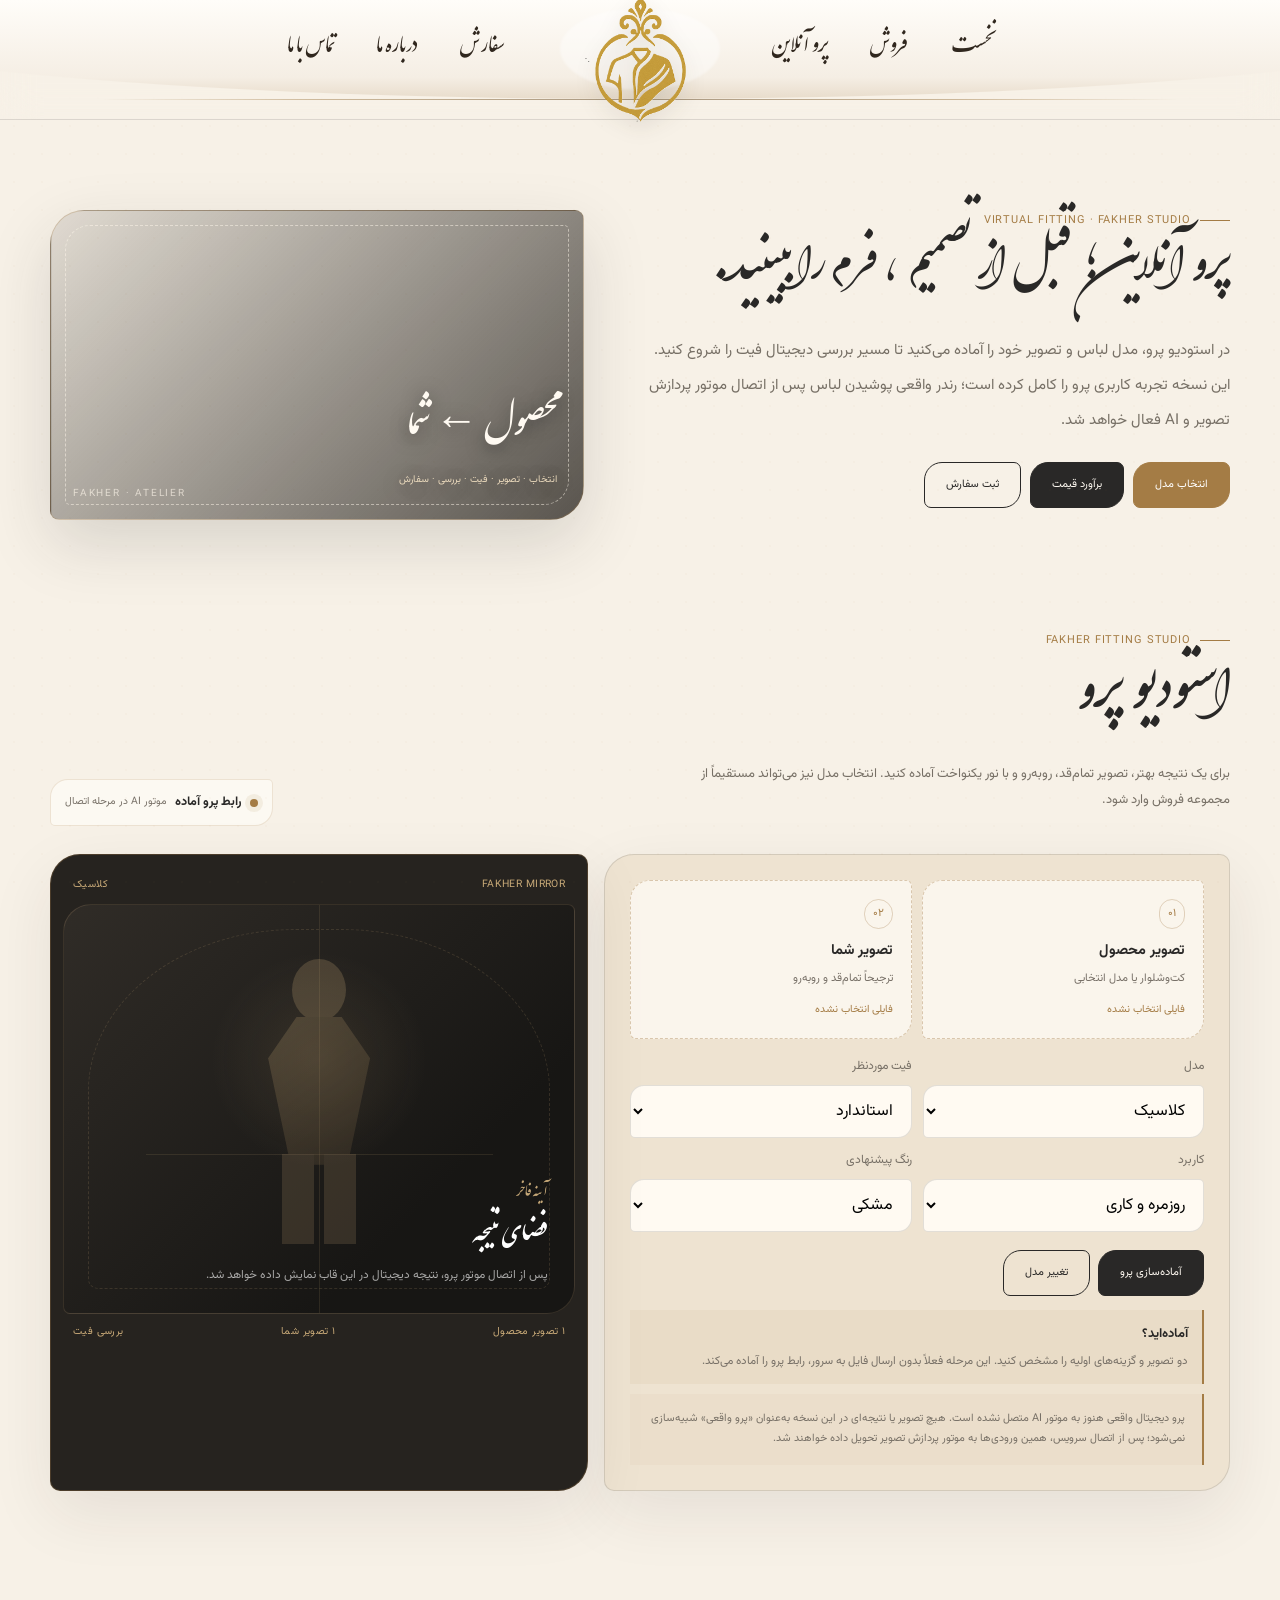
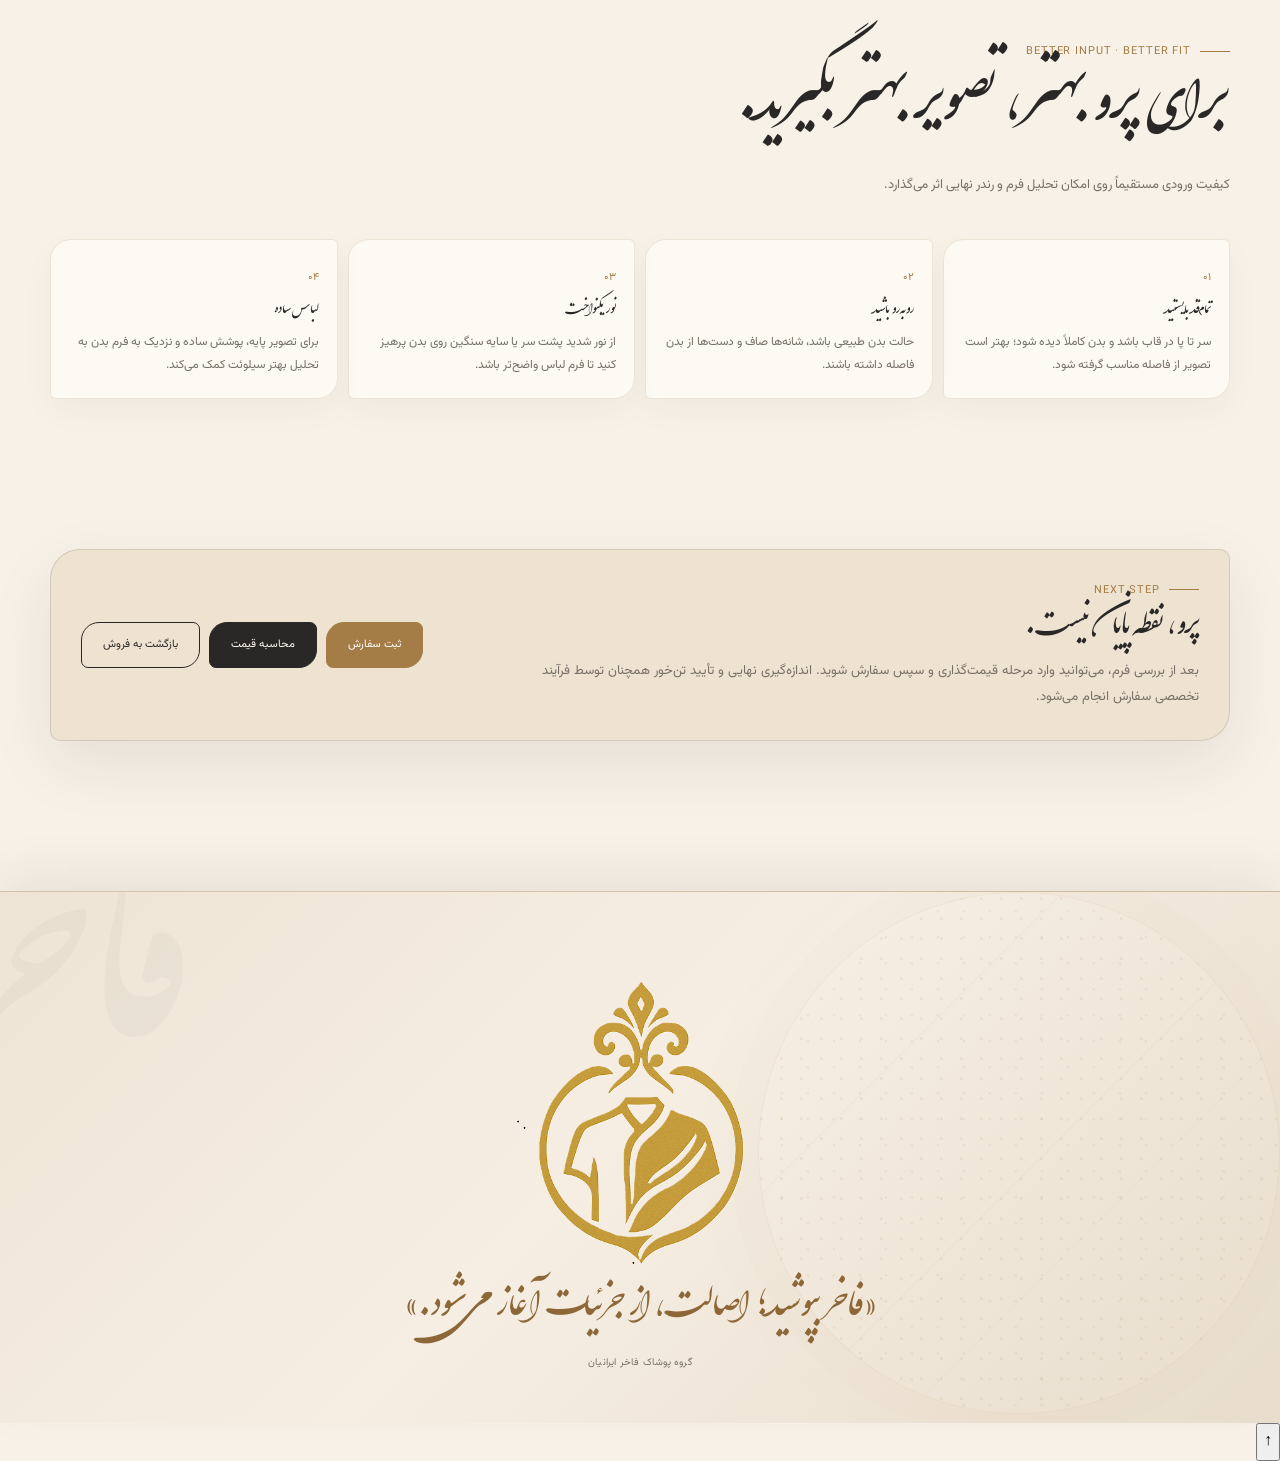
<file: pages/virtual-fitting.html>
<!doctype html><html lang="fa" dir="rtl"><head><meta charset="utf-8"><meta name="viewport" content="width=device-width,initial-scale=1"><meta name="description" content="استودیو پرو آنلاین فاخر؛ انتخاب مدل، بارگذاری تصویر، بررسی اولیه فیت و آماده‌سازی برای سفارش."><title>پرو آنلاین | گروه پوشاک فاخر ایرانیان</title><link rel="icon" href="../assets/images/logo.png"><link rel="stylesheet" href="../assets/css/site.css"><link rel="stylesheet" href="../assets/css/mobile-nav.css"><link rel="stylesheet" href="../assets/css/refinement.css"></head><body><div class="page"><main class="main fitting-page"><section class="page-hero"><div><div class="eyebrow">VIRTUAL FITTING · FAKHER STUDIO</div><h1>پرو آنلاین؛ قبل از تصمیم، فرم را ببینید.</h1><p class="lead">در استودیو پرو، مدل لباس و تصویر خود را آماده می‌کنید تا مسیر بررسی دیجیتال فیت را شروع کنید. این نسخه تجربه کاربری پرو را کامل کرده است؛ رندر واقعی پوشیدن لباس پس از اتصال موتور پردازش تصویر و AI فعال خواهد شد.</p><div class="actions"><a class="btn gold" href="sales.html">انتخاب مدل</a><a class="btn dark" href="pricing.html">برآورد قیمت</a><a class="btn" href="order.html">ثبت سفارش</a></div></div><div class="page-hero-visual" style="--hero-image:url('https://images.unsplash.com/photo-1594938298603-c8148c4dae35?auto=format&fit=crop&w=1200&q=85')"><div class="visual-caption"><strong>محصول ← شما</strong><span>انتخاب · تصویر · فیت · بررسی · سفارش</span></div></div></section><section class="section studio-section"><div class="section-head"><div><div class="eyebrow">FAKHER FITTING STUDIO</div><h2>استودیو پرو</h2><p>برای یک نتیجه بهتر، تصویر تمام‌قد، روبه‌رو و با نور یکنواخت آماده کنید. انتخاب مدل نیز می‌تواند مستقیماً از مجموعه فروش وارد شود.</p></div><div class="studio-status"><span class="status-dot"></span><b>رابط پرو آماده</b><small>موتور AI در مرحله اتصال</small></div></div><div class="studio-layout"><div class="panel form fitting-form"><div class="upload-grid"><label class="upload-box"><input id="productImage" type="file" accept="image/png,image/jpeg,image/webp"><span class="upload-icon">01</span><strong>تصویر محصول</strong><small>کت‌وشلوار یا مدل انتخابی</small><em id="productName">فایلی انتخاب نشده</em></label><label class="upload-box"><input id="userImage" type="file" accept="image/png,image/jpeg,image/webp"><span class="upload-icon">02</span><strong>تصویر شما</strong><small>ترجیحاً تمام‌قد و روبه‌رو</small><em id="userName">فایلی انتخاب نشده</em></label></div><div class="fit-options"><div class="field"><label for="model">مدل</label><select id="model"><option value="classic">کلاسیک</option><option value="double-breasted">دبل‌برست</option><option value="three-piece">سه‌تکه</option></select></div><div class="field"><label for="fit">فیت موردنظر</label><select id="fit"><option>استاندارد</option><option>نیمه جذب</option><option>آزاد</option></select></div><div class="field"><label for="occasion">کاربرد</label><select id="occasion"><option>روزمره و کاری</option><option>جلسه و رسمی</option><option>مراسم و رویداد</option><option>سازمانی</option></select></div><div class="field"><label for="color">رنگ پیشنهادی</label><select id="color"><option>مشکی</option><option>سرمه‌ای</option><option>طوسی</option><option>قهوه‌ای و خاکی</option><option>هنوز انتخاب نکرده‌ام</option></select></div></div><div class="studio-actions"><button class="btn dark" id="prepareFit" type="button">آماده‌سازی پرو</button><a class="btn" href="sales.html">تغییر مدل</a></div><div class="fit-message" id="fitMessage"><strong>آماده‌اید؟</strong><span>دو تصویر و گزینه‌های اولیه را مشخص کنید. این مرحله فعلاً بدون ارسال فایل به سرور، رابط پرو را آماده می‌کند.</span></div><div class="notice">پرو دیجیتال واقعی هنوز به موتور AI متصل نشده است. هیچ تصویر یا نتیجه‌ای در این نسخه به‌عنوان «پرو واقعی» شبیه‌سازی نمی‌شود؛ پس از اتصال سرویس، همین ورودی‌ها به موتور پردازش تصویر تحویل داده خواهند شد.</div></div><div class="mirror panel"><div class="mirror-top"><span>FAKHER MIRROR</span><span id="mirrorModel">کلاسیک</span></div><div class="mirror-stage"><div class="mirror-line mirror-line-a"></div><div class="mirror-line mirror-line-b"></div><div class="mirror-silhouette"><i></i><b></b><em></em></div><div class="mirror-copy"><span class="num">آینه فاخر</span><h2>فضای نتیجه</h2><p id="mirrorText">پس از اتصال موتور پرو، نتیجه دیجیتال در این قاب نمایش داده خواهد شد.</p></div></div><div class="mirror-bottom"><span>۱ تصویر محصول</span><span>۱ تصویر شما</span><span>بررسی فیت</span></div></div></div></section><section class="section fitting-guide"><div class="section-head"><div><div class="eyebrow">BETTER INPUT · BETTER FIT</div><h2>برای پرو بهتر، تصویر بهتر بگیرید.</h2><p>کیفیت ورودی مستقیماً روی امکان تحلیل فرم و رندر نهایی اثر می‌گذارد.</p></div></div><div class="guide-grid"><article><span>۰۱</span><h3>تمام‌قد بایستید</h3><p>سر تا پا در قاب باشد و بدن کاملاً دیده شود؛ بهتر است تصویر از فاصله مناسب گرفته شود.</p></article><article><span>۰۲</span><h3>روبه‌رو باشید</h3><p>حالت بدن طبیعی باشد، شانه‌ها صاف و دست‌ها از بدن فاصله داشته باشند.</p></article><article><span>۰۳</span><h3>نور یکنواخت</h3><p>از نور شدید پشت سر یا سایه سنگین روی بدن پرهیز کنید تا فرم لباس واضح‌تر باشد.</p></article><article><span>۰۴</span><h3>لباس ساده</h3><p>برای تصویر پایه، پوشش ساده و نزدیک به فرم بدن به تحلیل بهتر سیلوئت کمک می‌کند.</p></article></div></section><section class="section"><div class="after-fit panel"><div><div class="eyebrow">NEXT STEP</div><h2>پرو، نقطه پایان نیست.</h2><p>بعد از بررسی فرم، می‌توانید وارد مرحله قیمت‌گذاری و سپس سفارش شوید. اندازه‌گیری نهایی و تأیید تن‌خور همچنان توسط فرآیند تخصصی سفارش انجام می‌شود.</p></div><div class="actions"><a class="btn gold" href="order.html">ثبت سفارش</a><a class="btn dark" href="pricing.html">محاسبه قیمت</a><a class="btn" href="sales.html">بازگشت به فروش</a></div></div></section></main></div><style>.fitting-page .page-hero h1{max-width:780px;font-size:clamp(2.1rem,4.3vw,3.8rem);line-height:1.5}.fitting-page .page-hero .lead{max-width:770px}.fitting-page .studio-status{display:flex;align-items:center;gap:8px;padding:10px 14px;border:1px solid rgba(164,124,69,.18);background:rgba(255,253,248,.62);border-radius:18px 5px 18px 5px;white-space:nowrap}.fitting-page .status-dot{width:8px;height:8px;border-radius:50%;background:#a47c45;box-shadow:0 0 0 5px rgba(164,124,69,.1)}.fitting-page .studio-status b{font-size:.78rem}.fitting-page .studio-status small{font-size:.65rem;color:#777067}.fitting-page .studio-layout{display:grid;grid-template-columns:minmax(0,1fr) minmax(380px,.86fr);gap:16px}.fitting-page .fitting-form{padding:25px}.fitting-page .upload-grid{display:grid;grid-template-columns:1fr 1fr;gap:10px}.fitting-page .upload-box{position:relative;min-height:145px;padding:18px;border:1px dashed rgba(164,124,69,.38);border-radius:20px 6px 20px 6px;background:rgba(255,253,248,.7);cursor:pointer;display:flex;flex-direction:column;align-items:flex-start;justify-content:center;overflow:hidden;transition:.25s}.fitting-page .upload-box:hover{border-color:#a47c45;transform:translateY(-2px);box-shadow:0 14px 30px rgba(41,40,39,.07)}.fitting-page .upload-box input{position:absolute;inset:0;opacity:0;cursor:pointer}.fitting-page .upload-icon{color:#a47c45;font-size:.7rem;border:1px solid rgba(164,124,69,.3);padding:3px 8px;border-radius:20px;margin-bottom:8px}.fitting-page .upload-box strong{font-size:.9rem}.fitting-page .upload-box small{color:#777067;font-size:.7rem;margin-top:2px}.fitting-page .upload-box em{font-style:normal;color:#a47c45;font-size:.66rem;margin-top:8px;max-width:100%;overflow:hidden;text-overflow:ellipsis;white-space:nowrap}.fitting-page .fit-options{display:grid;grid-template-columns:1fr 1fr;gap:11px;margin-top:16px}.fitting-page .fit-options .field{margin:0}.fitting-page .fit-options .field label{font-size:.76rem}.fitting-page .fit-options .field select{min-height:46px}.fitting-page .studio-actions{display:flex;gap:8px;flex-wrap:wrap;margin-top:18px}.fitting-page .studio-actions .btn{min-height:46px}.fitting-page .fit-message{display:flex;flex-direction:column;gap:3px;margin-top:14px;padding:12px 14px;border-right:2px solid #a47c45;background:rgba(164,124,69,.065)}.fitting-page .fit-message strong{font-size:.8rem}.fitting-page .fit-message span{font-size:.72rem;line-height:1.8;color:#777067}.fitting-page .notice{margin-top:10px;font-size:.68rem;line-height:1.9}.fitting-page .mirror{padding:12px;background:#26231f;color:#fff;min-height:490px;border-color:rgba(164,124,69,.3);overflow:hidden}.fitting-page .mirror-top,.fitting-page .mirror-bottom{display:flex;justify-content:space-between;gap:10px;padding:8px 10px;color:#c9aa78;font-size:.65rem;letter-spacing:.04em}.fitting-page .mirror-stage{position:relative;min-height:410px;border:1px solid rgba(198,168,120,.18);border-radius:28px 7px 28px 7px;overflow:hidden;background:radial-gradient(circle at 50% 38%,rgba(198,168,120,.12),transparent 30%),linear-gradient(135deg,#302c27,#171614 72%)}.fitting-page .mirror-stage:before{content:'';position:absolute;inset:24px;border:1px dashed rgba(198,168,120,.17);border-radius:45% 45% 10px 10px}.fitting-page .mirror-line{position:absolute;background:rgba(198,168,120,.13)}.fitting-page .mirror-line-a{top:0;bottom:0;left:50%;width:1px}.fitting-page .mirror-line-b{left:16%;right:16%;top:61%;height:1px}.fitting-page .mirror-silhouette{position:absolute;left:50%;top:54px;width:150px;height:285px;transform:translateX(-50%);opacity:.23}.fitting-page .mirror-silhouette:before{content:'';position:absolute;left:48px;top:0;width:54px;height:62px;border-radius:50%;background:#c6a878}.fitting-page .mirror-silhouette i{position:absolute;left:24px;top:58px;width:102px;height:148px;background:linear-gradient(145deg,#c6a878,#6f5a3e);clip-path:polygon(28% 0,72% 0,100% 28%,78% 100%,22% 100%,0 28%)}.fitting-page .mirror-silhouette b,.fitting-page .mirror-silhouette em{position:absolute;top:195px;width:32px;height:90px;background:#9b825f}.fitting-page .mirror-silhouette b{left:38px}.fitting-page .mirror-silhouette em{right:38px}.fitting-page .mirror-copy{position:absolute;right:26px;bottom:26px;left:26px;z-index:2}.fitting-page .mirror-copy .num{font-size:1rem;color:#c6a878}.fitting-page .mirror-copy h2{font-size:2rem;color:#fff;margin:3px 0}.fitting-page .mirror-copy p{max-width:470px;color:rgba(255,255,255,.62);font-size:.74rem;line-height:1.9;margin:0}.fitting-page .mirror-bottom{padding-bottom:1px}.fitting-page .guide-grid{display:grid;grid-template-columns:repeat(4,1fr);gap:10px}.fitting-page .guide-grid article{padding:21px 18px;border:1px solid rgba(164,124,69,.17);background:rgba(255,253,248,.72);border-radius:21px 6px 21px 6px;box-shadow:0 12px 32px rgba(41,40,39,.04)}.fitting-page .guide-grid span{color:#a47c45;font-size:.68rem}.fitting-page .guide-grid h3{font-size:1rem;margin:7px 0}.fitting-page .guide-grid p{font-size:.75rem;line-height:1.9;color:#777067;margin:0}.fitting-page .after-fit{padding:30px;display:flex;align-items:center;justify-content:space-between;gap:30px}.fitting-page .after-fit h2{font-size:2rem;margin:4px 0}.fitting-page .after-fit p{max-width:680px;color:#777067;font-size:.82rem;line-height:2;margin:0}.fitting-page .after-fit .actions{margin-top:0;justify-content:flex-end}@media(max-width:1000px){.fitting-page .studio-layout{grid-template-columns:1fr}.fitting-page .mirror{min-height:430px}.fitting-page .guide-grid{grid-template-columns:repeat(2,1fr)}.fitting-page .after-fit{display:block}.fitting-page .after-fit .actions{justify-content:flex-start;margin-top:18px}}@media(max-width:680px){.fitting-page .page-hero h1{font-size:clamp(1.85rem,8vw,2.5rem)}.fitting-page .studio-status{margin-top:14px;white-space:normal}.fitting-page .upload-grid,.fitting-page .fit-options,.fitting-page .guide-grid{grid-template-columns:1fr}.fitting-page .fitting-form{padding:17px}.fitting-page .upload-box{min-height:125px}.fitting-page .mirror{min-height:420px}.fitting-page .mirror-stage{min-height:350px}.fitting-page .mirror-copy{right:18px;bottom:18px;left:18px}.fitting-page .after-fit{padding:22px}.fitting-page .after-fit .actions{display:grid}.fitting-page .after-fit .btn{width:100%}}</style><script>(function(){var params=new URLSearchParams(location.search),model=params.get('model'),map={'classic':'کلاسیک','double-breasted':'دبل‌برست','three-piece':'سه‌تکه'};var modelEl=document.getElementById('model'),mirrorModel=document.getElementById('mirrorModel'),mirrorText=document.getElementById('mirrorText');if(model&&map[model]){modelEl.value=model;mirrorModel.textContent=map[model]}function bindFile(id,name){var input=document.getElementById(id),label=document.getElementById(name);input.addEventListener('change',function(){label.textContent=input.files&&input.files[0]?input.files[0].name:'فایلی انتخاب نشده'})}bindFile('productImage','productName');bindFile('userImage','userName');modelEl.addEventListener('change',function(){mirrorModel.textContent=modelEl.options[modelEl.selectedIndex].text});document.getElementById('prepareFit').addEventListener('click',function(){var p=document.getElementById('productImage').files.length,u=document.getElementById('userImage').files.length,m=modelEl.options[modelEl.selectedIndex].text,f=document.getElementById('fit').value,msg=document.getElementById('fitMessage');mirrorModel.textContent=m;if(!p||!u){msg.innerHTML='<strong>دو تصویر هنوز کامل نشده است.</strong><span>برای آماده‌سازی مسیر پرو، تصویر محصول و تصویر خودتان را انتخاب کنید.</span>';return}msg.innerHTML='<strong>پروفایل پرو آماده شد.</strong><span>'+m+' · فیت '+f+'؛ ورودی‌ها برای مرحله اتصال موتور AI آماده هستند.</span>';mirrorText.textContent='ورودی‌ها دریافت شد؛ پس از اتصال موتور AI، نتیجه پرو دیجیتال در این قاب نمایش داده می‌شود.'});})();</script><script src="../assets/js/shell.js"></script></body></html>
</file>
<file: assets/css/site.css>
@font-face{font-family:Vazir;src:url('../fonts/Vazirmatn-Regular.woff2') format('woff2');font-weight:400;font-display:swap}@font-face{font-family:Vazir;src:url('../fonts/Vazirmatn-Medium.woff2') format('woff2');font-weight:500;font-display:swap}@font-face{font-family:Vazir;src:url('../fonts/Vazirmatn-Bold.woff2') format('woff2');font-weight:700;font-display:swap}@font-face{font-family:Shekasteh;src:url('../fonts/shekasteh v2.001.woff') format('woff');font-weight:400;font-display:swap}@font-face{font-family:Nastaliq;src:url('../fonts/irannastaliq.woff') format('woff');font-weight:400;font-display:swap}:root{--paper:#f7f1e7;--paper2:#eee3d1;--cream:#fffdf8;--ink:#292827;--muted:#777066;--gold:#a47c45;--gold2:#c6a878;--line:#29282722;--dark:#292a2a;--shadow:0 22px 65px #29282716}*{box-sizing:border-box}html{scroll-behavior:smooth}body{margin:0;background:var(--paper);color:var(--ink);font-family:Vazir,Tahoma,sans-serif;line-height:2;overflow-x:hidden}a{text-decoration:none;color:inherit}button,input,select,textarea{font:inherit}button{cursor:pointer}img{max-width:100%;display:block}.page{min-height:100vh;position:relative}.page:before{content:'';position:fixed;inset:0;pointer-events:none;opacity:.3;background-image:radial-gradient(#a37b4518 1px,transparent 1px);background-size:28px 28px}.num{font-family:Nastaliq,serif;color:var(--gold);font-weight:400}.script,h1,h2,h3{font-family:Shekasteh,cursive;font-weight:400;line-height:1.5;margin:0}.header{position:sticky;top:0;z-index:60;height:104px;background:#f7f1e7ee;backdrop-filter:blur(18px);border-bottom:1px solid var(--line);transition:.3s}.header.scrolled{height:84px}.header-inner{width:min(1240px,calc(100% - 34px));height:100%;margin:auto;display:grid;grid-template-columns:1fr 184px 1fr;gap:20px;align-items:center}.brand{width:174px;height:104px;justify-self:center;display:grid;place-items:center}.brand img{width:170px;height:106px;object-fit:contain}.nav{display:flex;align-items:center;gap:2px}.nav.right{justify-content:flex-start}.nav.left{justify-content:flex-end}.nav a{height:46px;padding:0 15px;display:flex;align-items:center;justify-content:center;font-size:11px;white-space:nowrap;position:relative;color:#4a4640;transition:.25s}.nav a:before{content:'';position:absolute;right:15px;left:15px;bottom:6px;height:1px;background:var(--gold);transform:scaleX(0);transition:.25s}.nav a:after{content:'';position:absolute;right:50%;bottom:2px;width:3px;height:3px;border-radius:50%;background:var(--gold);opacity:0;transform:translateX(50%);transition:.25s}.nav a:hover,.nav a.active{color:var(--ink)}.nav a:hover:before,.nav a.active:before{transform:scaleX(1)}.nav a:hover:after,.nav a.active:after{opacity:1}.mobile-trigger{display:none}.main{width:min(1180px,calc(100% - 32px));margin:auto}.page-hero{padding:90px 0 55px;display:grid;grid-template-columns:1.2fr .8fr;gap:55px;align-items:end}.page-hero h1{font-size:clamp(58px,7vw,96px)}.lead{max-width:760px;color:var(--muted);font-size:15px;line-height:2.35;margin:18px 0 0}.eyebrow{font-size:11px;color:var(--gold);letter-spacing:.08em}.eyebrow:before{content:'';display:inline-block;width:30px;border-top:1px solid var(--gold);vertical-align:middle;margin-left:9px}.panel{background:var(--paper2);border:1px solid var(--line);border-radius:30px 10px 30px 10px;box-shadow:var(--shadow)}.seam{position:relative}.seam:after{content:'';position:absolute;inset:9px;border:1px dashed #a37b4550;border-radius:22px 6px 22px 6px;pointer-events:none}.section{padding:55px 0 95px}.section-head{display:flex;justify-content:space-between;align-items:end;gap:30px;margin-bottom:28px}.section-head h2{font-size:clamp(48px,5vw,70px)}.section-head p{max-width:560px;color:var(--muted);font-size:13px}.btn{display:inline-flex;align-items:center;justify-content:center;min-height:46px;padding:0 21px;border:1px solid var(--ink);border-radius:18px 7px 18px 7px;font-size:11px;transition:.25s}.btn:hover{transform:translateY(-2px)}.btn.dark{background:var(--ink);color:#fffaf2}.btn.gold{background:var(--gold);border-color:var(--gold);color:#fff}.actions{display:flex;gap:9px;flex-wrap:wrap;margin-top:24px}.grid{display:grid;gap:15px}.cards-3{grid-template-columns:repeat(3,1fr)}.cards-4{grid-template-columns:repeat(4,1fr)}.card{padding:28px;background:var(--cream);border:1px solid var(--line);border-radius:27px 9px 27px 9px;position:relative}.card:after{content:'';position:absolute;inset:9px;border:1px dashed #a37b4535;border-radius:19px 5px 19px 5px;pointer-events:none}.card>*{position:relative;z-index:1}.card .num{font-size:42px}.card h3{font-size:34px;margin:2px 0 8px}.card p{font-size:12px;color:var(--muted);line-height:2.15}.price{font-family:Nastaliq,serif;color:var(--gold);font-size:29px}.product-visual{height:260px;border-radius:25px 8px 25px 8px;background:linear-gradient(145deg,#3d3e3d,#191a1a 58%,#696057);position:relative;overflow:hidden;margin-bottom:18px}.product-visual:before{content:'';position:absolute;width:48%;height:76%;left:25%;top:10%;background:linear-gradient(145deg,#232425,#575757);clip-path:polygon(24% 0,76% 0,100% 23%,82% 100%,18% 100%,0 23%);box-shadow:18px 20px 30px #0004}.product-visual:after{content:'FAKHER';position:absolute;left:0;right:0;bottom:18px;text-align:center;color:#c6a87880;font-size:10px;letter-spacing:.35em}.product-tag{font-size:10px;color:var(--gold);margin-bottom:4px}.split{display:grid;grid-template-columns:1fr 1fr;gap:18px}.form{padding:30px}.field{display:flex;flex-direction:column;gap:6px;margin-bottom:14px}.field label{font-size:11px;color:var(--muted)}.field input,.field select,.field textarea{width:100%;padding:12px 14px;border:1px solid var(--line);background:#fffaf2;border-radius:14px 5px 14px 5px;outline:0}.field textarea{min-height:120px;resize:vertical}.result{padding:30px;min-height:300px;display:flex;align-items:center;justify-content:center;text-align:center;background:#e9dfd0}.notice{font-size:11px;color:var(--muted);padding:15px 17px;border-right:2px solid var(--gold);background:#a37b450b}.footer{margin-top:40px;background:var(--ink);color:#f7f0e5;padding:68px 0 25px;position:relative;overflow:hidden}.footer:before{content:'';position:absolute;left:-120px;bottom:-220px;width:520px;height:520px;border:1px solid #c6a87820;border-radius:50%;box-shadow:0 0 0 28px #c6a87808,0 0 0 56px #c6a87804}.footer:after{content:'';position:absolute;right:8%;top:30px;width:220px;height:220px;background:url('../images/logo.png') center/contain no-repeat;opacity:.035;filter:grayscale(1);pointer-events:none}.footer-grid{width:min(1180px,calc(100% - 32px));margin:auto;display:block}.footer-grid>div:first-child{text-align:center;margin:auto;max-width:700px}.footer img{width:220px;height:145px;object-fit:contain;margin:0 auto 15px;filter:drop-shadow(0 18px 30px #0005);transition:.35s}.footer img:hover{transform:translateY(-5px) scale(1.025);filter:drop-shadow(0 24px 38px #0007)}.footer h3{font-size:38px;margin:0 0 8px;color:var(--gold2)}.footer p,.footer a{font-size:11px;color:#d3cdc4}.footer-links{display:none}.footer-bottom{width:min(1180px,calc(100% - 32px));margin:30px auto 0;padding-top:17px;border-top:1px solid #fff2;font-size:10px;color:#aaa39b;text-align:center}.muted{color:var(--muted)}.check{display:grid;grid-template-columns:repeat(2,1fr);gap:9px}.check div{padding:13px;border-bottom:1px solid var(--line);font-size:11px}.check b{font-weight:500}.hidden{display:none!important}@media(max-width:900px){.header-inner{grid-template-columns:1fr 150px 1fr;min-height:96px}.brand{width:150px;height:94px}.brand img{width:166px;height:102px}.nav a{padding:0 9px;font-size:10px}.page-hero{grid-template-columns:1fr;gap:20px;padding-top:65px}.cards-4{grid-template-columns:repeat(2,1fr)}.split{grid-template-columns:1fr}}@media(max-width:680px){.header{height:92px}.header.scrolled{height:82px}.header-inner{display:flex;justify-content:center;min-height:92px;position:relative;width:calc(100% - 24px)}.brand img{width:150px;height:94px}.nav{display:none}.mobile-trigger{display:grid;place-items:center;position:absolute;right:0;top:25px;width:44px;height:44px;border:1px solid var(--line);border-radius:15px;background:#fff9;font-size:0}.mobile-trigger:before{content:'☰';font-size:20px}.page-hero h1{font-size:58px}.section{padding:35px 0 70px}.section-head{display:block}.section-head h2{margin-bottom:10px}.cards-3,.cards-4{grid-template-columns:1fr}.footer{padding:58px 16px 24px}.footer img{width:235px;height:155px}.footer h3{font-size:34px}.main{width:min(100% - 22px,1180px)}}
</file>
<file: assets/css/mobile-nav.css>
/* Shared shell, refinement and final precision layer for all internal pages */
@import url('./shell.css');
@import url('./refinement.css');
@import url('./fix.css');
</file>
<file: assets/css/refinement.css>
@import url('https://raw.githubusercontent.com/kazemi44468-bot/fakheriranian/a701864b020cd4eca9a48ff4d79723a58a35c1b8/assets/css/refinement.css');
/* FAKHER — selected collection editorial imagery */
.collection .fashion-card{position:relative!important;overflow:hidden!important;background:#171513!important;isolation:isolate}
.collection .fashion-card .mannequin{display:block!important;position:absolute!important;inset:0!important;width:100%!important;height:100%!important;margin:0!important;background-size:cover!important;background-position:center!important;background-repeat:no-repeat!important;transform:scale(1.01)!important;transition:transform .8s ease,filter .8s ease!important;z-index:0!important}
.collection .fashion-card .mannequin:after{content:"";position:absolute;inset:0;background:linear-gradient(180deg,rgba(0,0,0,.04) 25%,rgba(0,0,0,.66) 100%);z-index:1}
.collection .fashion-card:nth-child(1) .mannequin{background-image:url('https://assets.theedgemarkets.com/Giorgio-Armani-BC09052024_img1_tem.jpg')!important;background-position:center 28%!important}
.collection .fashion-card:nth-child(2) .mannequin{background-image:url('https://consiglieri.ro/cdn/shop/products/costum-ceremony-luxuryzegna-black-tie.jpg?v=1767881339&width=1640')!important;background-position:center 25%!important}
.collection .fashion-card:nth-child(3) .mannequin{background-image:url('https://thetailorynyc.com/cdn/shop/files/ff.png?v=1760818044&width=1080')!important;background-position:center 32%!important}
.collection .fashion-card:hover .mannequin{transform:scale(1.045)!important}
.collection .fashion-card .label{position:absolute!important;right:25px!important;bottom:22px!important;z-index:4!important;color:#fff!important;text-shadow:0 3px 18px rgba(0,0,0,.7)!important}
.collection .fashion-card{min-height:420px}
@media(max-width:680px){.collection .fashion-card{min-height:360px}.collection .fashion-card:nth-child(1) .mannequin,.collection .fashion-card:nth-child(2) .mannequin,.collection .fashion-card:nth-child(3) .mannequin{background-position:center center!important}}
</file>
